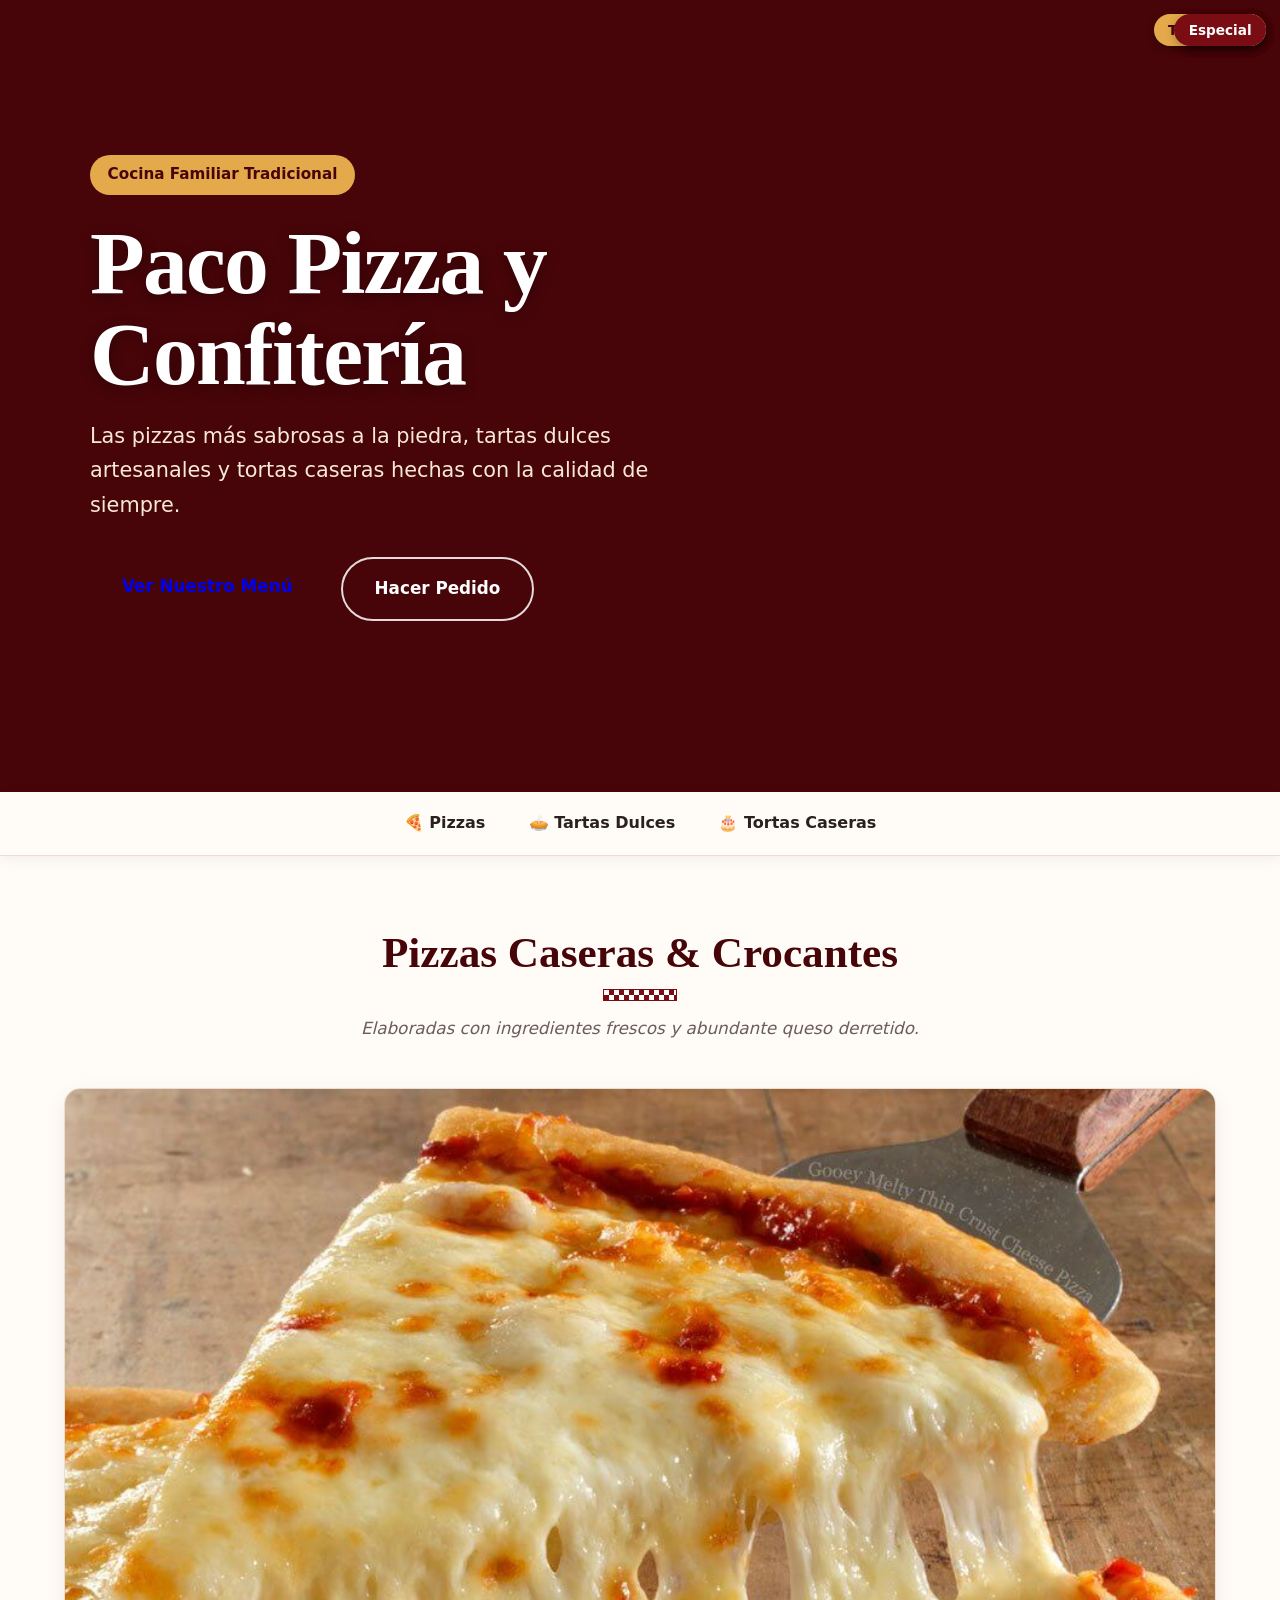
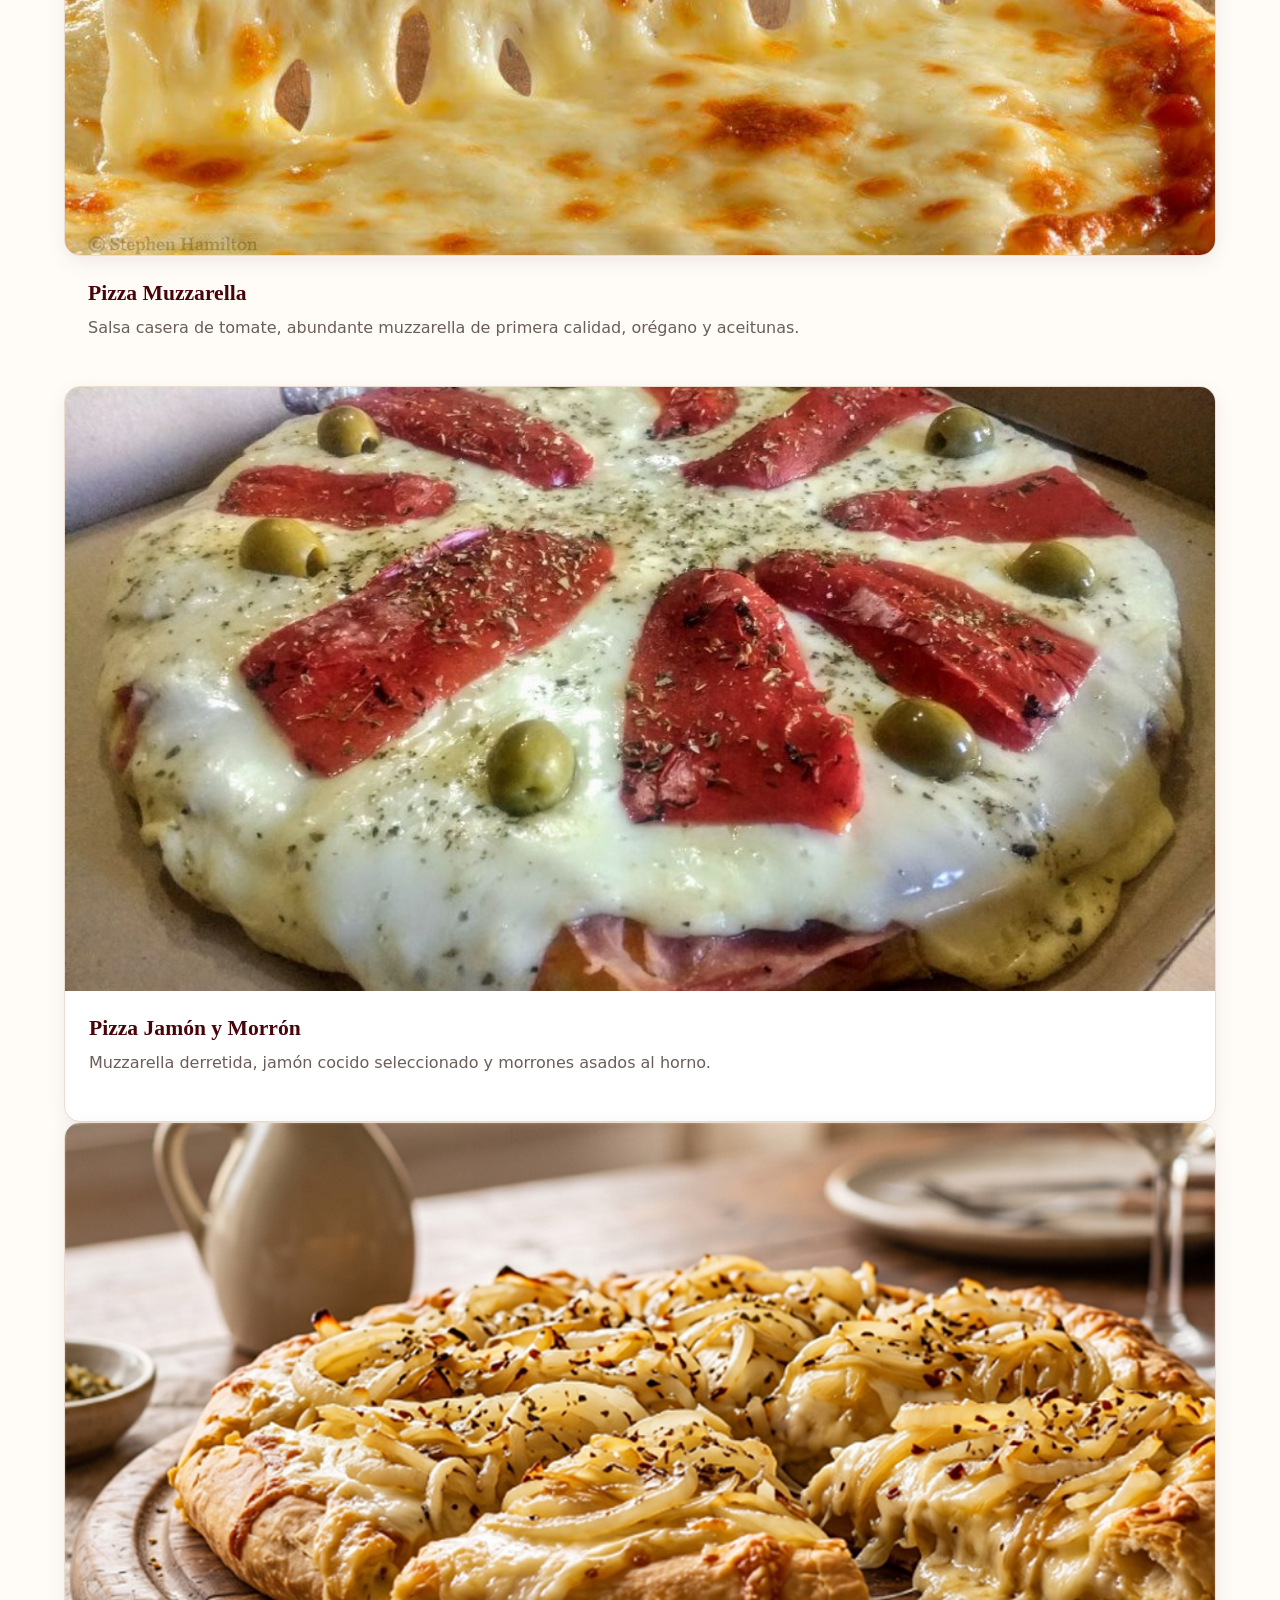
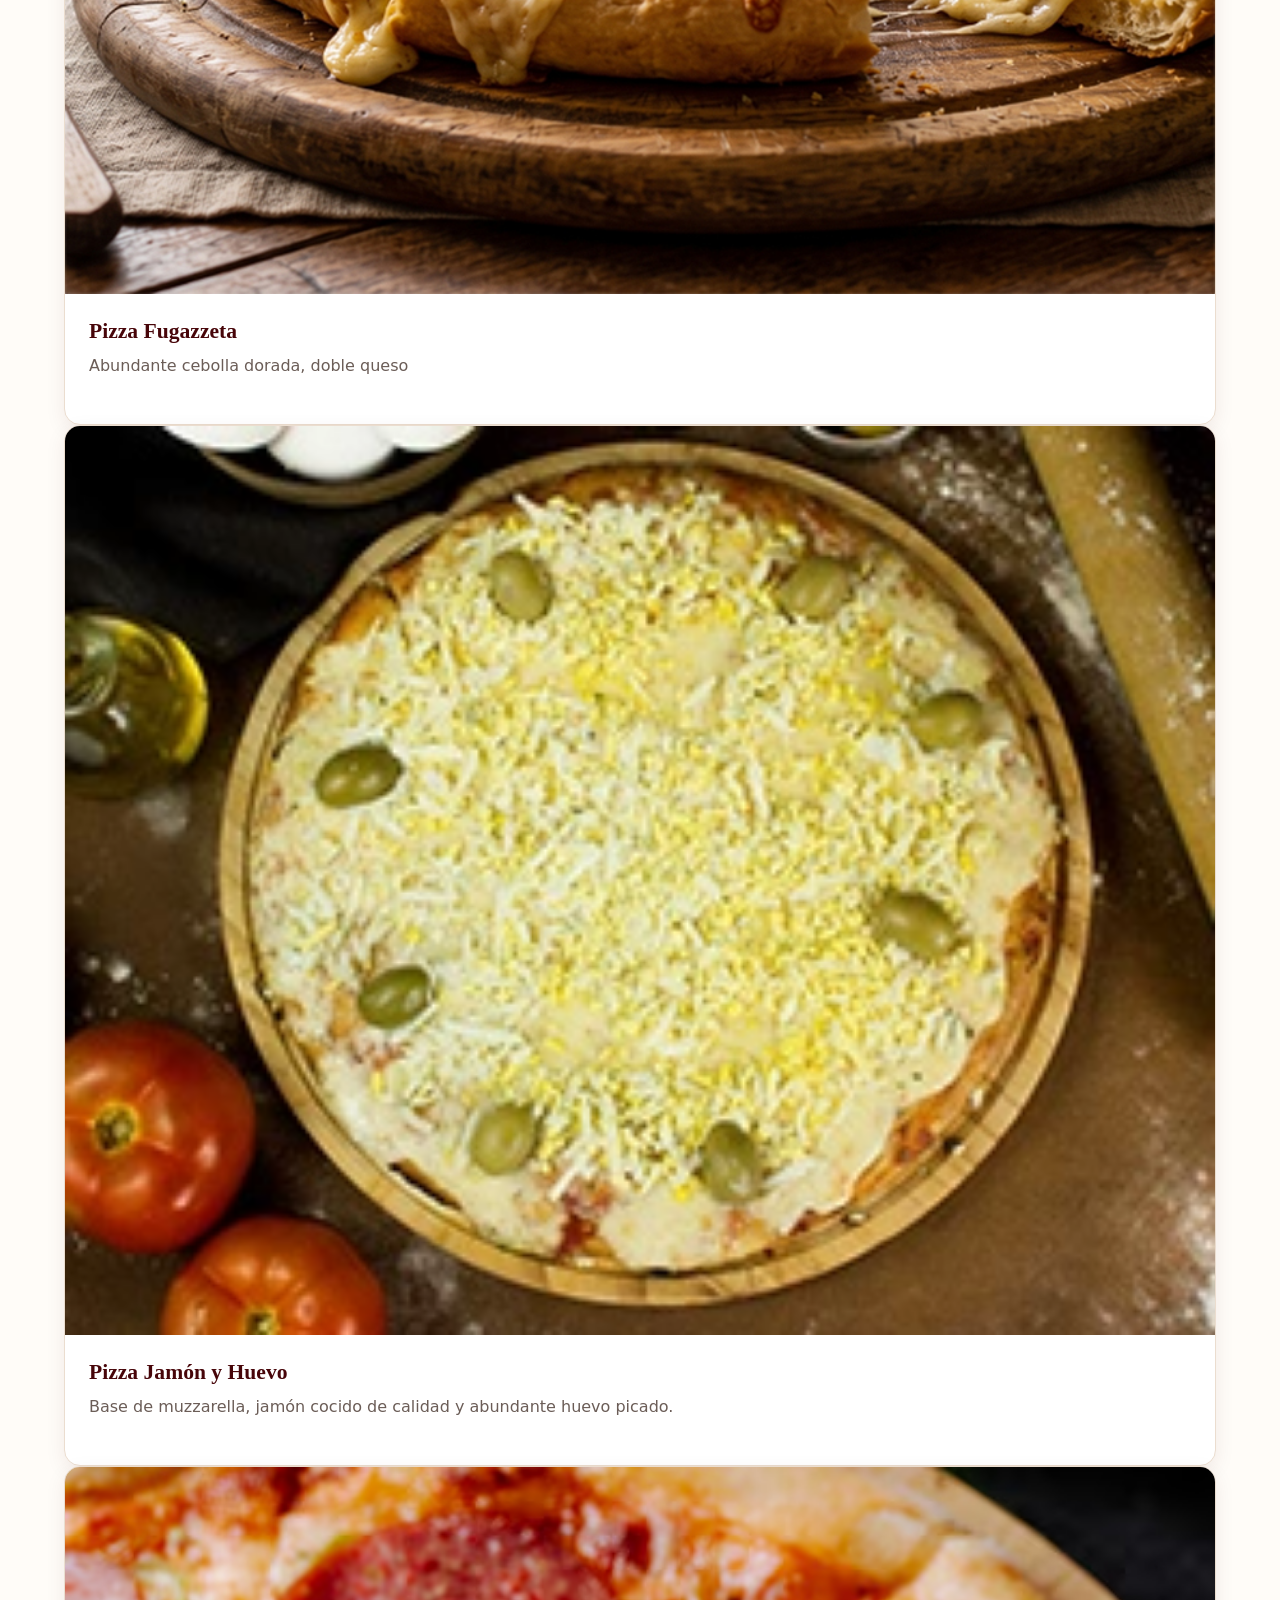
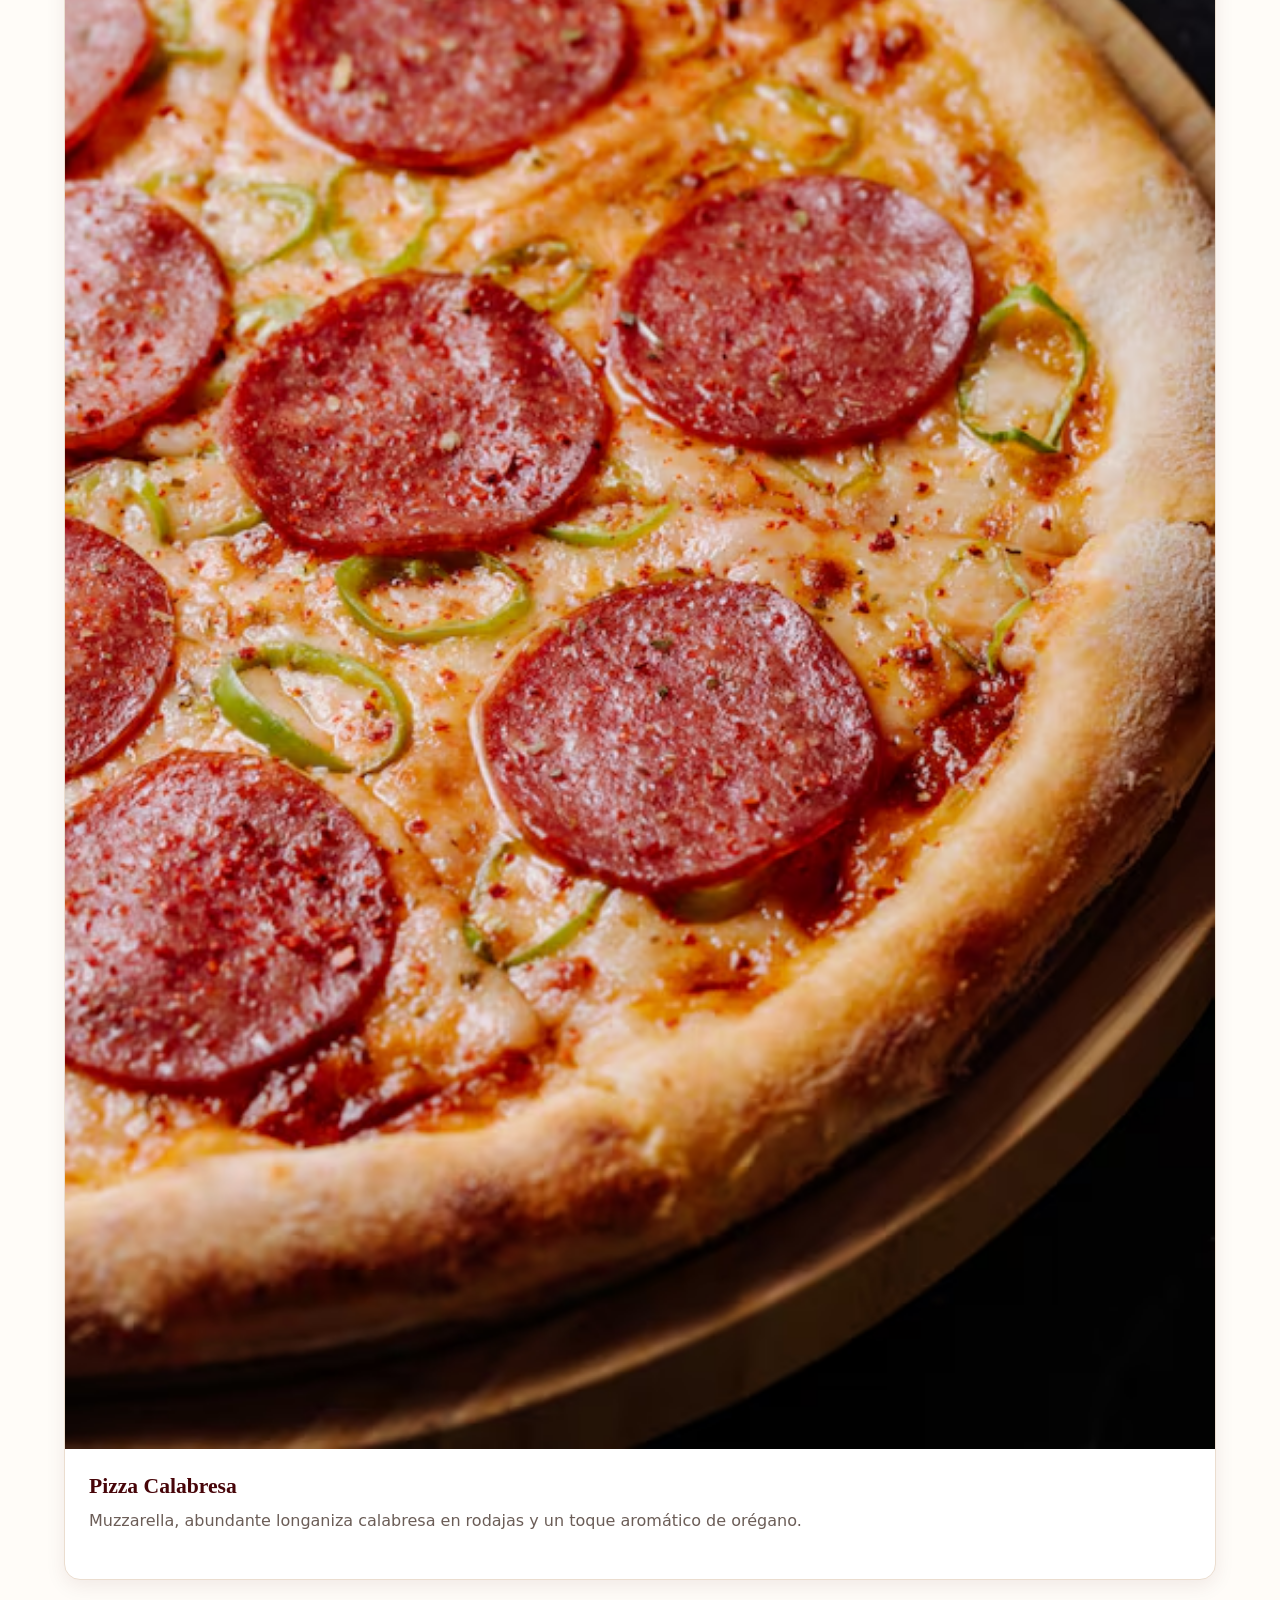
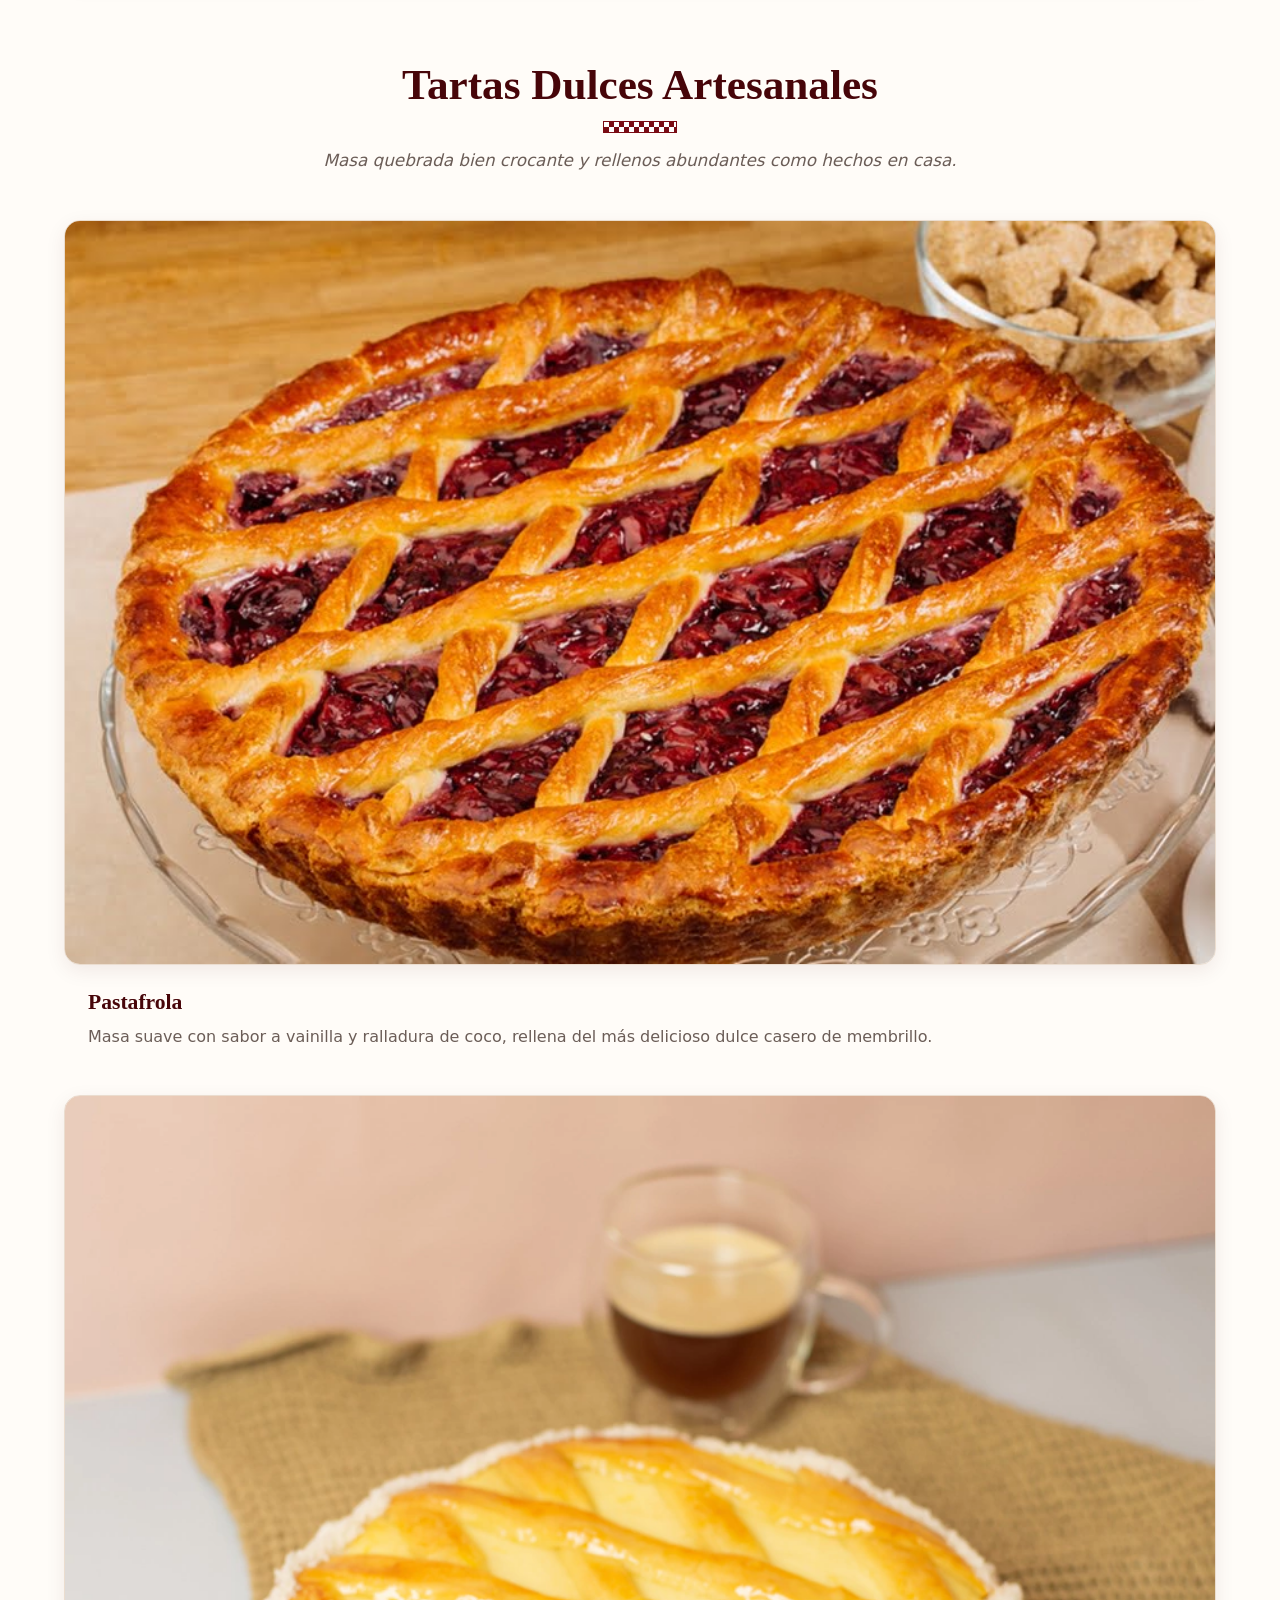
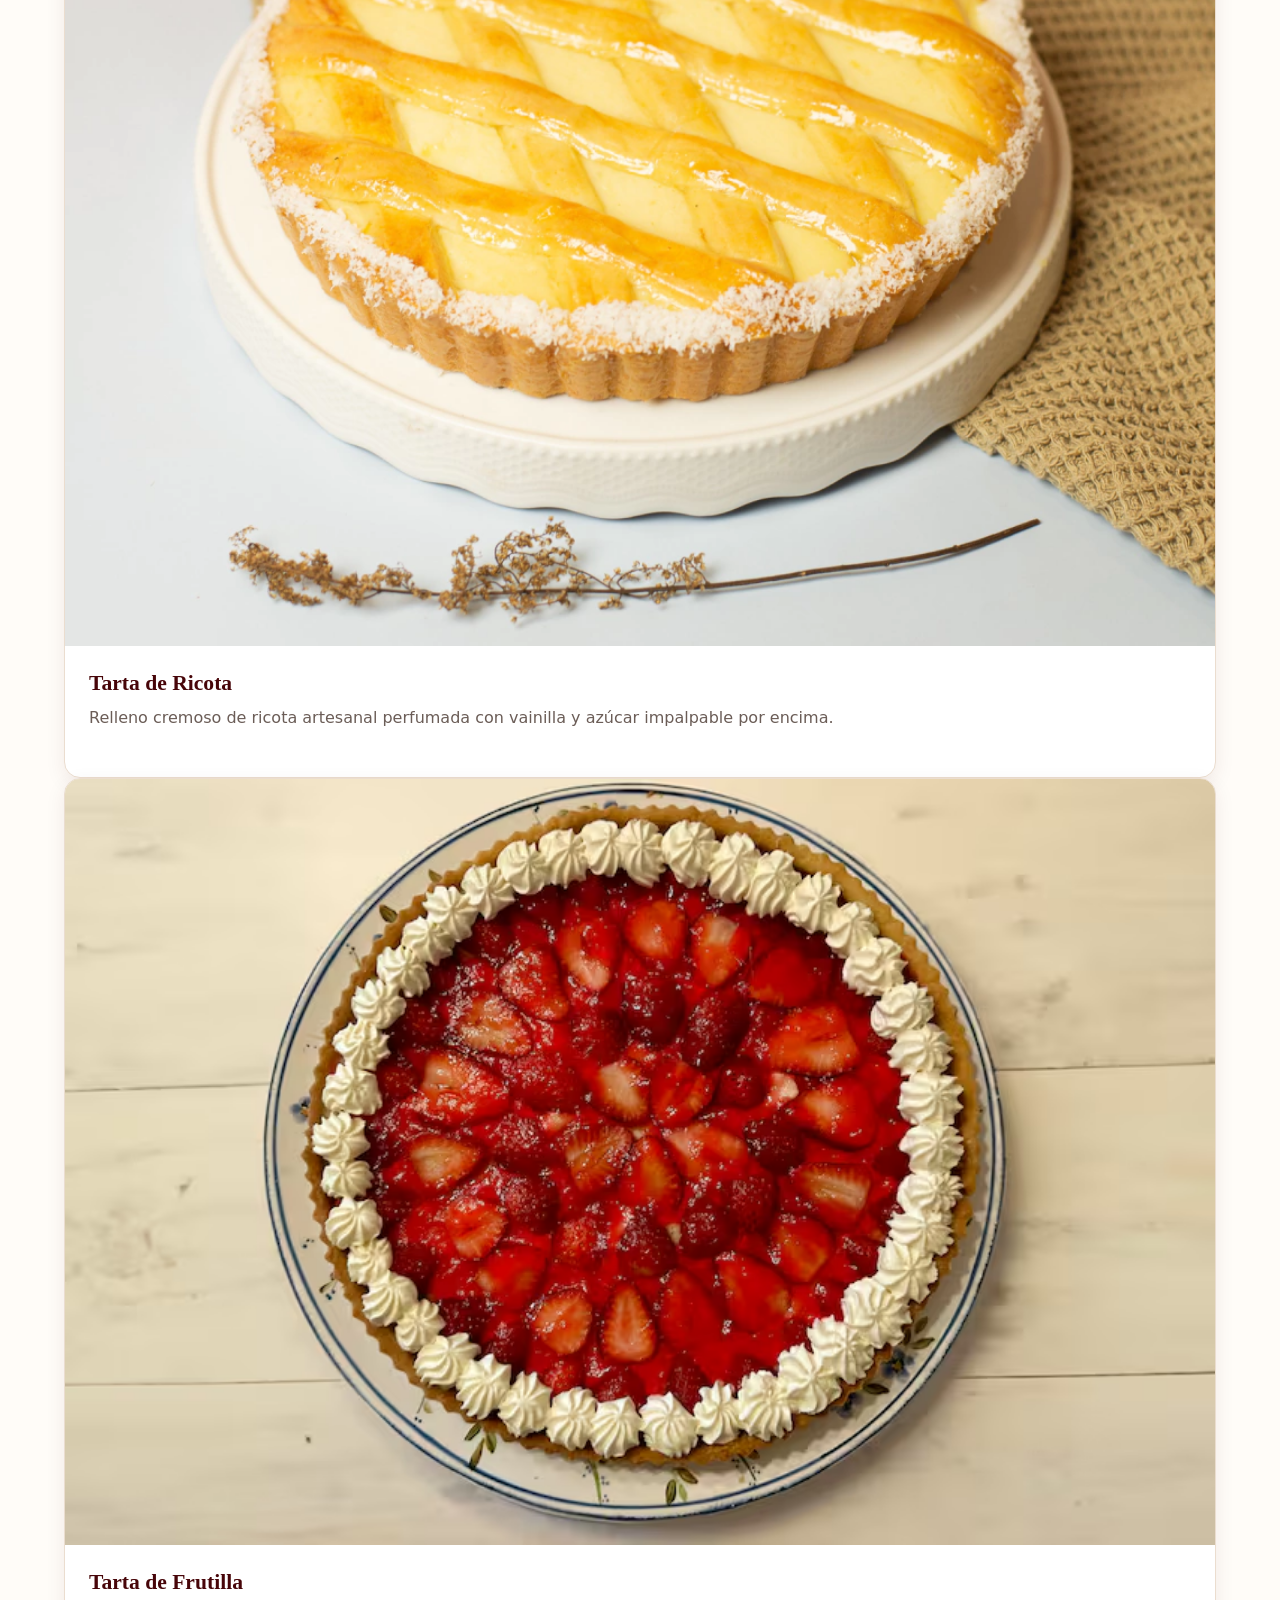
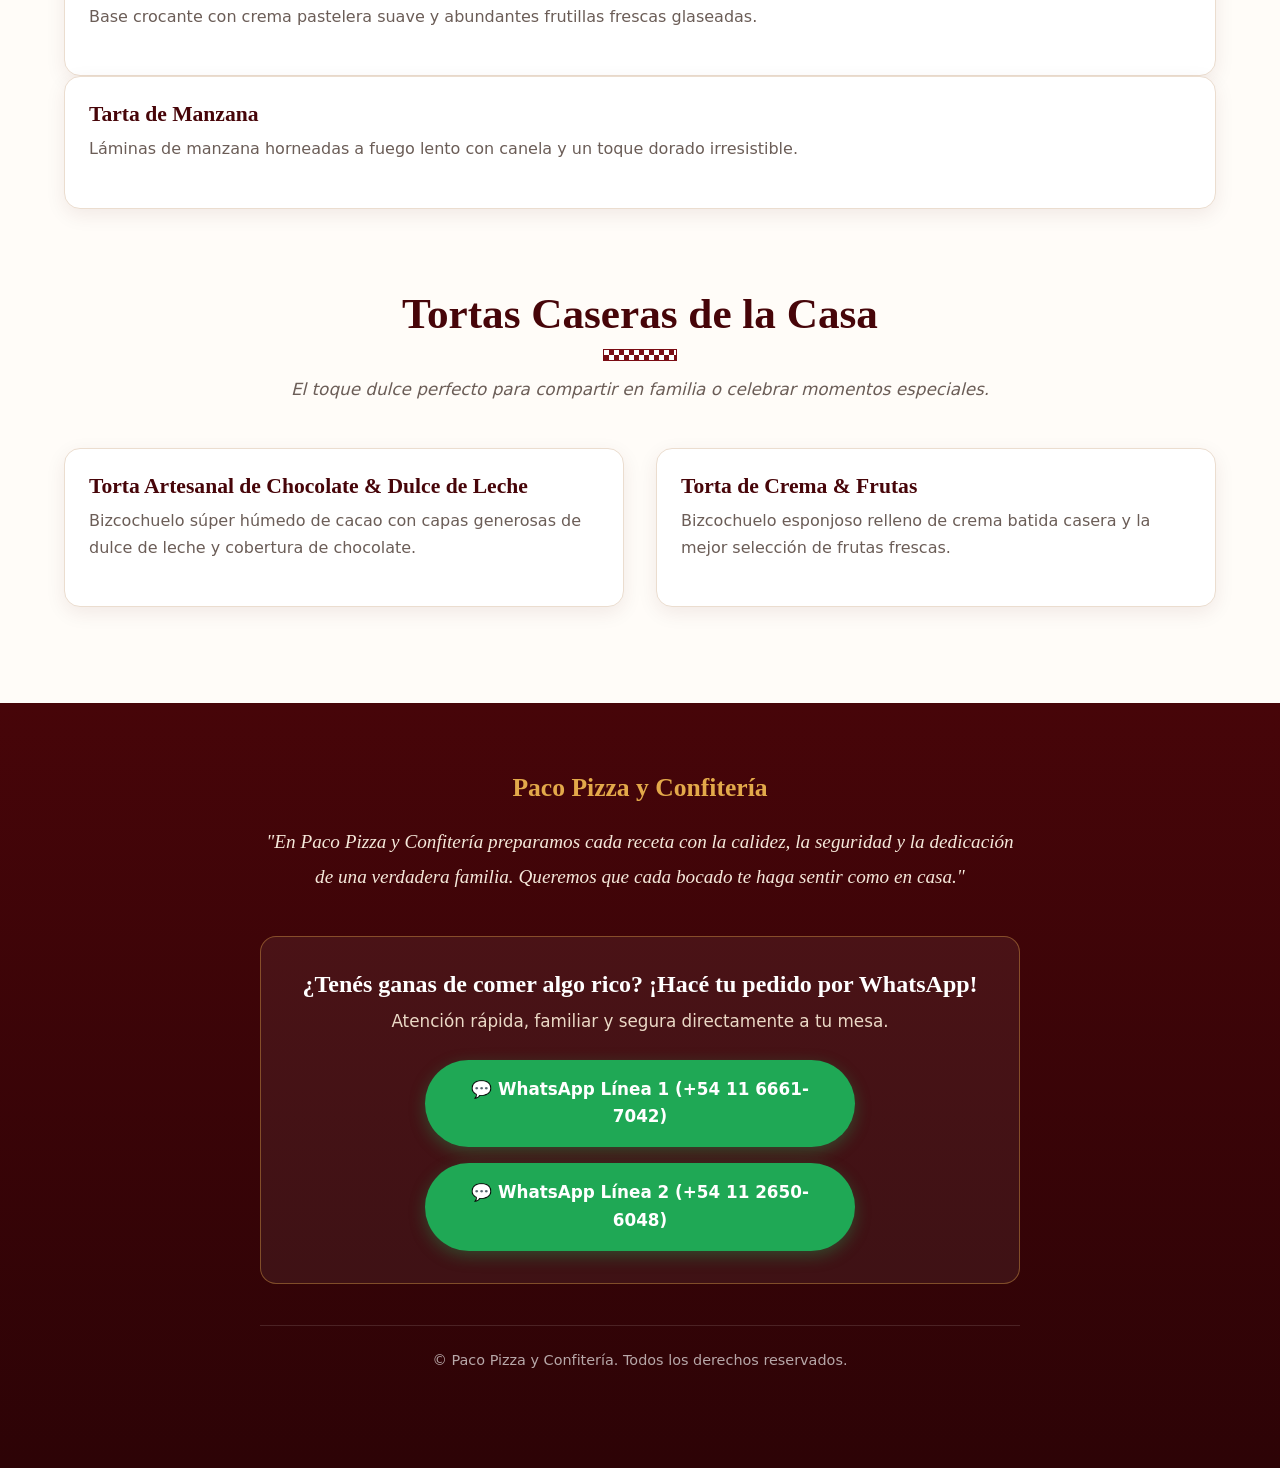
<file: index.html>
<!DOCTYPE html>
<html lang="es">
<head>
  <meta charset="UTF-8">
  <meta name="viewport" content="width=device-width, initial-scale=1.0">
  <meta name="google-site-verification" content="C7lZJDEPeSXODsFyqmy41gP9c1TmquhY4kfd5cljv5I" />
  <title>Paco Pizza y Confitería - Sabores de Familia</title>
  
  <!-- Tipografías de Google Fonts -->
  <link rel="preconnect" href="https://fonts.googleapis.com">
  <link rel="preconnect" href="https://fonts.gstatic.com" crossorigin>
  <link href="https://fonts.googleapis.com/css2?family=Montserrat:wght@400;600;700&family=Playfair+Display:ital,wght@0,600;0,800;1,400&display=swap" rel="stylesheet">
  
  <link rel="stylesheet" href="style.css">
</head>
<body>

  <!-- Encabezado / Hero Section -->
  <header class="hero">
    <div class="overlay"></div>
    <div class="hero-content">
      <span class="badge">Cocina Familiar Tradicional</span>
      <h1>Paco Pizza y Confitería</h1>
      <p class="hero-subtitle">Las pizzas más sabrosas a la piedra, tartas dulces artesanales y tortas caseras hechas con la calidad de siempre.</p>
      <div class="hero-buttons">
        <a href="#menu" class="btn btn-primary">Ver Nuestro Menú</a>
        <a href="#contacto" class="btn btn-secondary">Hacer Pedido</a>
      </div>
    </div>
  </header>

  <!-- Navegación Rápida -->
  <nav class="category-nav">
    <ul>
      <li><a href="#pizzas">🍕 Pizzas</a></li>
      <li><a href="#tartas">🥧 Tartas Dulces</a></li>
      <li><a href="#tortas">🎂 Tortas Caseras</a></li>
    </ul>
  </nav>

  <!-- Menú Principal -->
  <main id="menu" class="container">

    <!-- Sección Pizzas -->
    <section id="pizzas" class="menu-section">
      <div class="section-title">
        <h2>Pizzas Caseras & Crocantes</h2>
        <p>Elaboradas con ingredientes frescos y abundante queso derretido.</p>
      </div>

      <div class="grid">
        <article class="card">
          <image src="pizza muzzarella.jpeg">
            <span class="tag">Clásica</span>
          </div>
          <div class="card-body">
            <h3>Pizza Muzzarella</h3>
            <p>Salsa casera de tomate, abundante muzzarella de primera calidad, orégano y aceitunas.</p>
          </div>
        </article>

        <article class="card">
          <image src="Jamon y Morron.jpeg">
            <span class="tag gold">Favorita</span>
          </div>
          <div class="card-body">
            <h3>Pizza Jamón y Morrón</h3>
            <p>Muzzarella derretida, jamón cocido seleccionado y morrones asados al horno.</p>
          </div>
        </article>

        <article class="card">
          <image src="Fugazzeta.jpeg"></div>
          <div class="card-body">
            <h3>Pizza Fugazzeta</h3>
            <p>Abundante cebolla dorada, doble queso</p>
          </div>
        </article>

        <article class="card">
          <image src="pizza jamon y huevo.jpeg"></div>
          <div class="card-body">
            <h3>Pizza Jamón y Huevo</h3>
            <p>Base de muzzarella, jamón cocido de calidad y abundante huevo picado.</p>
          </div>
        </article>

        <article class="card">
          <image src="pizza calabreza.jpeg"></div>
          <div class="card-body">
            <h3>Pizza Calabresa</h3>
            <p>Muzzarella, abundante longaniza calabresa en rodajas y un toque aromático de orégano.</p>
          </div>
        </article>
      </div>
    </section>

    <!-- Sección Tartas Dulces -->
    <section id="tartas" class="menu-section">
      <div class="section-title">
        <h2>Tartas Dulces Artesanales</h2>
        <p>Masa quebrada bien crocante y rellenos abundantes como hechos en casa.</p>
      </div>

      <div class="grid">
        <article class="card">
          <image src="pastafrola.jpeg">
            <span class="tag gold">Tradicional</span>
          </div>
          <div class="card-body">
            <h3>Pastafrola</h3>
            <p>Masa suave con sabor a vainilla y ralladura de coco, rellena del más delicioso dulce casero de membrillo.</p>
          </div>
        </article>

        <article class="card">
          <image src="tarta de ricota.jpeg"></div>
          <div class="card-body">
            <h3>Tarta de Ricota</h3>
            <p>Relleno cremoso de ricota artesanal perfumada con vainilla y azúcar impalpable por encima.</p>
          </div>
        </article>

        <article class="card">
          <image src="tarta de frutilla.jpeg"></div>
          <div class="card-body">
            <h3>Tarta de Frutilla</h3>
            <p>Base crocante con crema pastelera suave y abundantes frutillas frescas glaseadas.</p>
          </div>
        </article>

        <article class="card">
          <div class="card-img-placeholder tarta-manzana-bg"></div>
          <div class="card-body">
            <h3>Tarta de Manzana</h3>
            <p>Láminas de manzana horneadas a fuego lento con canela y un toque dorado irresistible.</p>
          </div>
        </article>
      </div>
    </section>

    <!-- Sección Tortas -->
    <section id="tortas" class="menu-section">
      <div class="section-title">
        <h2>Tortas Caseras de la Casa</h2>
        <p>El toque dulce perfecto para compartir en familia o celebrar momentos especiales.</p>
      </div>

      <div class="grid">
        <article class="card">
          <div class="card-img-placeholder torta-choc-bg">
            <span class="tag">Especial</span>
          </div>
          <div class="card-body">
            <h3>Torta Artesanal de Chocolate & Dulce de Leche</h3>
            <p>Bizcochuelo súper húmedo de cacao con capas generosas de dulce de leche y cobertura de chocolate.</p>
          </div>
        </article>

        <article class="card">
          <div class="card-img-placeholder torta-crema-bg"></div>
          <div class="card-body">
            <h3>Torta de Crema & Frutas</h3>
            <p>Bizcochuelo esponjoso relleno de crema batida casera y la mejor selección de frutas frescas.</p>
          </div>
        </article>
      </div>
    </section>

  </main>

  <!-- Pie de Página / Footer -->
  <footer id="contacto">
    <div class="footer-container">
      <div class="footer-badge">Paco Pizza y Confitería</div>
      
      <p class="footer-quote">
        "En Paco Pizza y Confitería preparamos cada receta con la calidez, la seguridad y la dedicación de una verdadera familia. Queremos que cada bocado te haga sentir como en casa."
      </p>

      <div class="whatsapp-box">
        <h3>¿Tenés ganas de comer algo rico? ¡Hacé tu pedido por WhatsApp!</h3>
        <p>Atención rápida, familiar y segura directamente a tu mesa.</p>
        <div class="whatsapp-buttons">
          <a href="https://wa.me/541166617042?text=Hola!%20Quisiera%20hacer%20un%20pedido%20en%20Paco%20Pizza%20y%20Confiter%C3%ADa." target="_blank" rel="noopener noreferrer" class="btn-wa">
            💬 WhatsApp Línea 1 (+54 11 6661-7042)
          </a>
          <a href="https://wa.me/541126506048?text=Hola!%20Quisiera%20hacer%20un%20pedido%20en%20Paco%20Pizza%20y%20Confiter%C3%ADa." target="_blank" rel="noopener noreferrer" class="btn-wa">
            💬 WhatsApp Línea 2 (+54 11 2650-6048)
          </a>
        </div>
      </div>

      <div class="footer-credits">
        <p>&copy; Paco Pizza y Confitería. Todos los derechos reservados.</p>
      </div>
    </div>
  </footer>

</body>
</html>
</file>
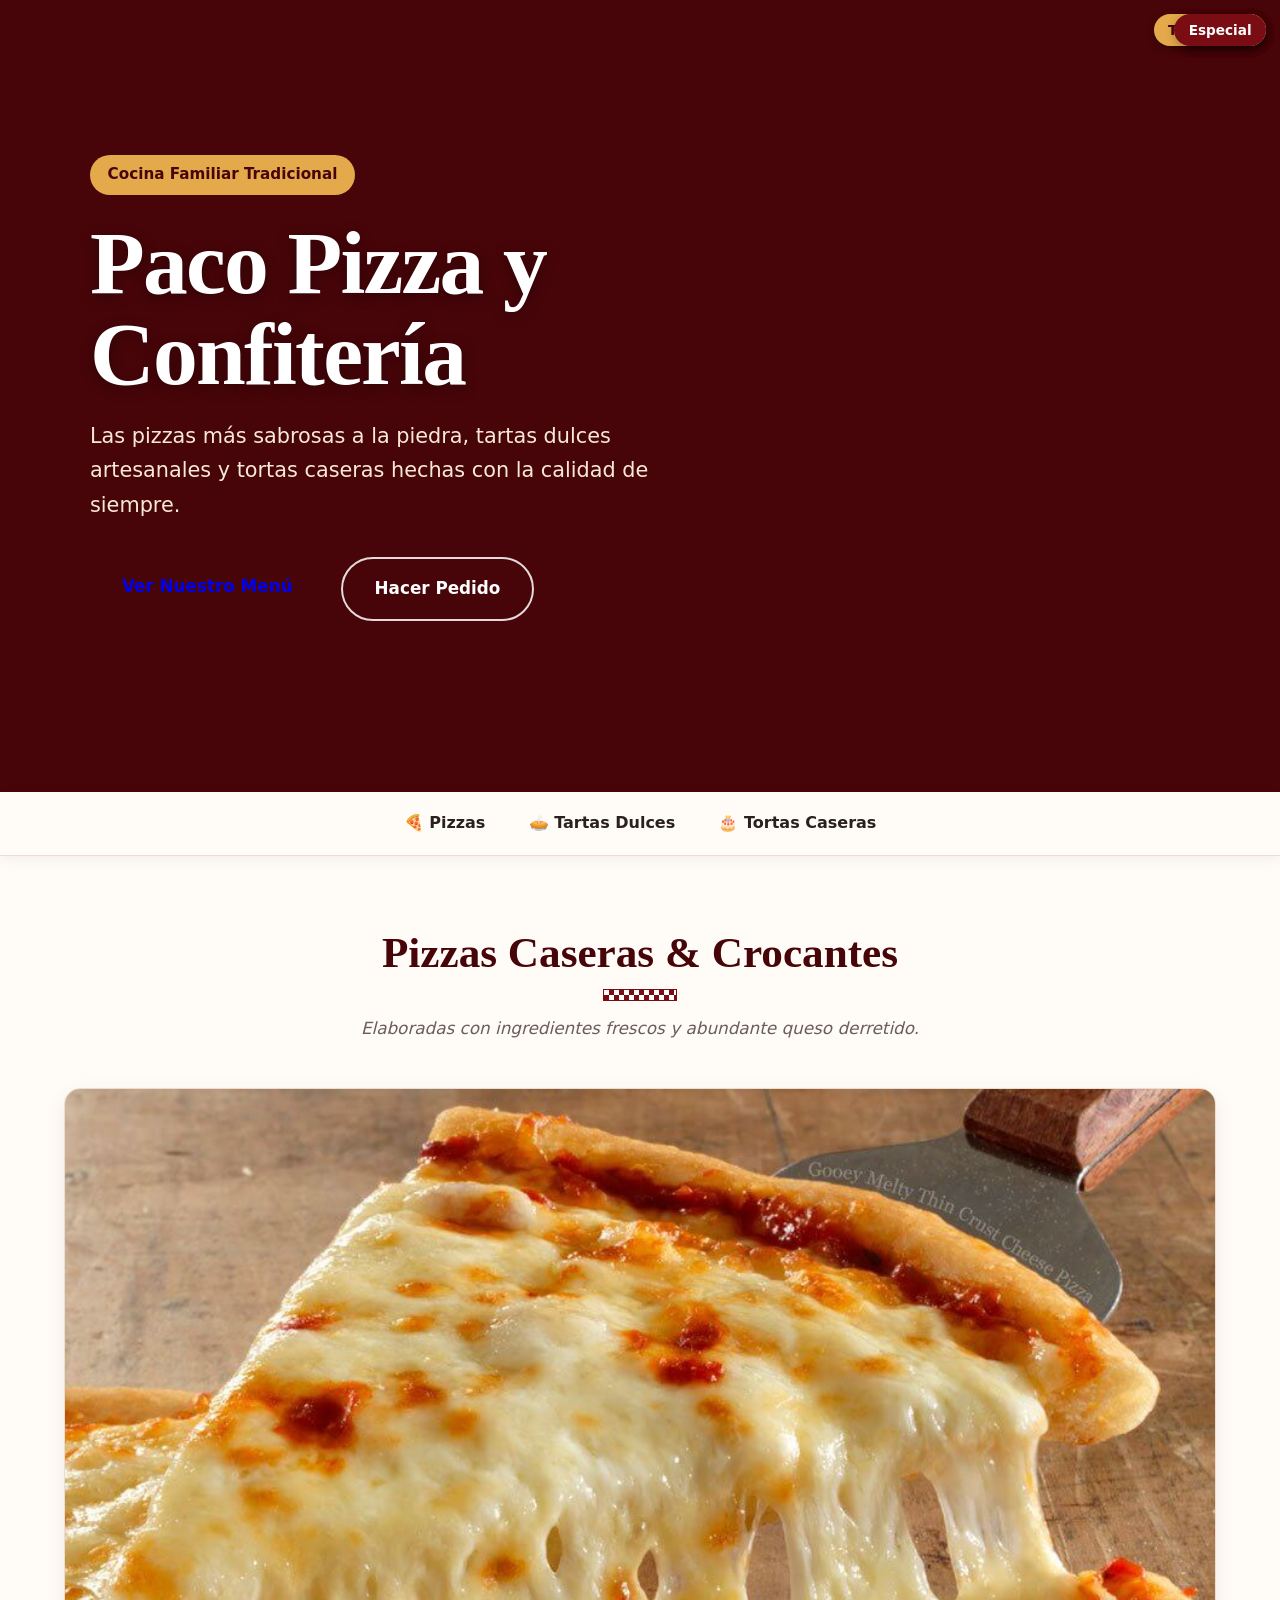
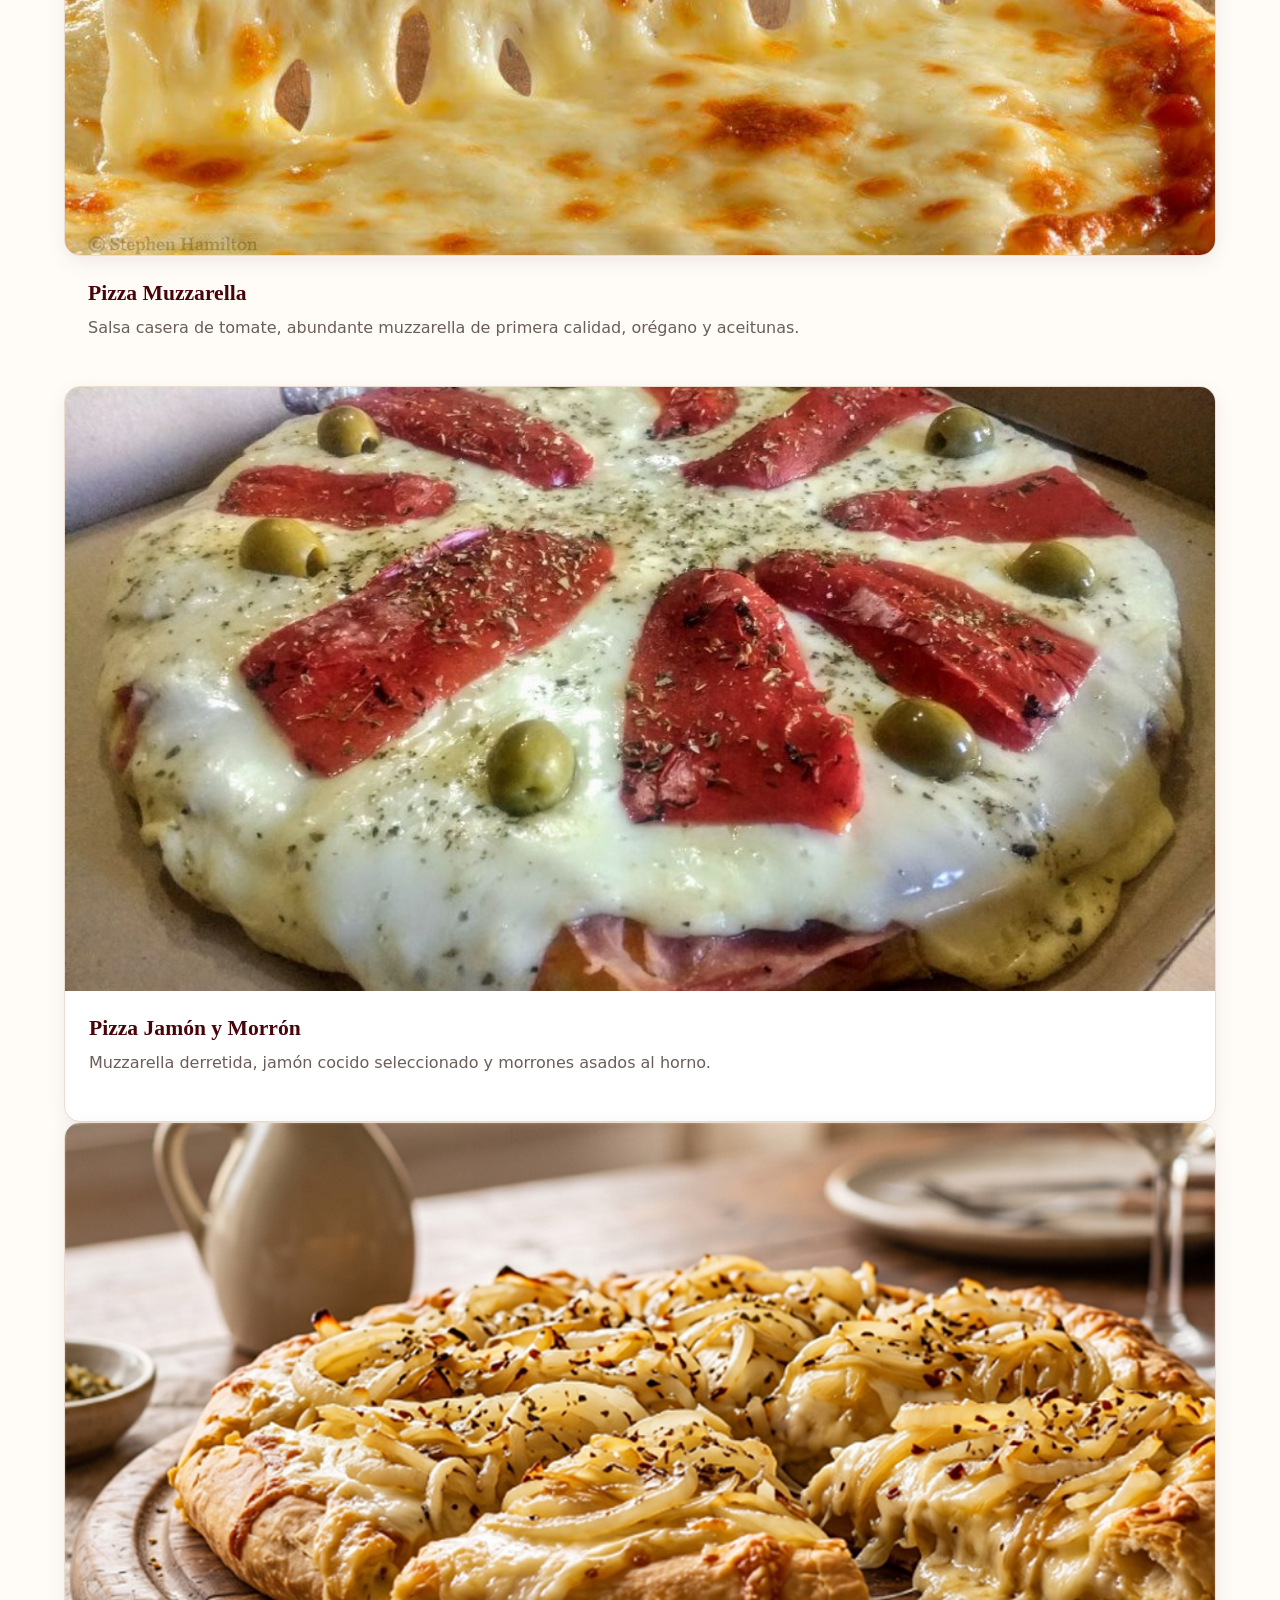
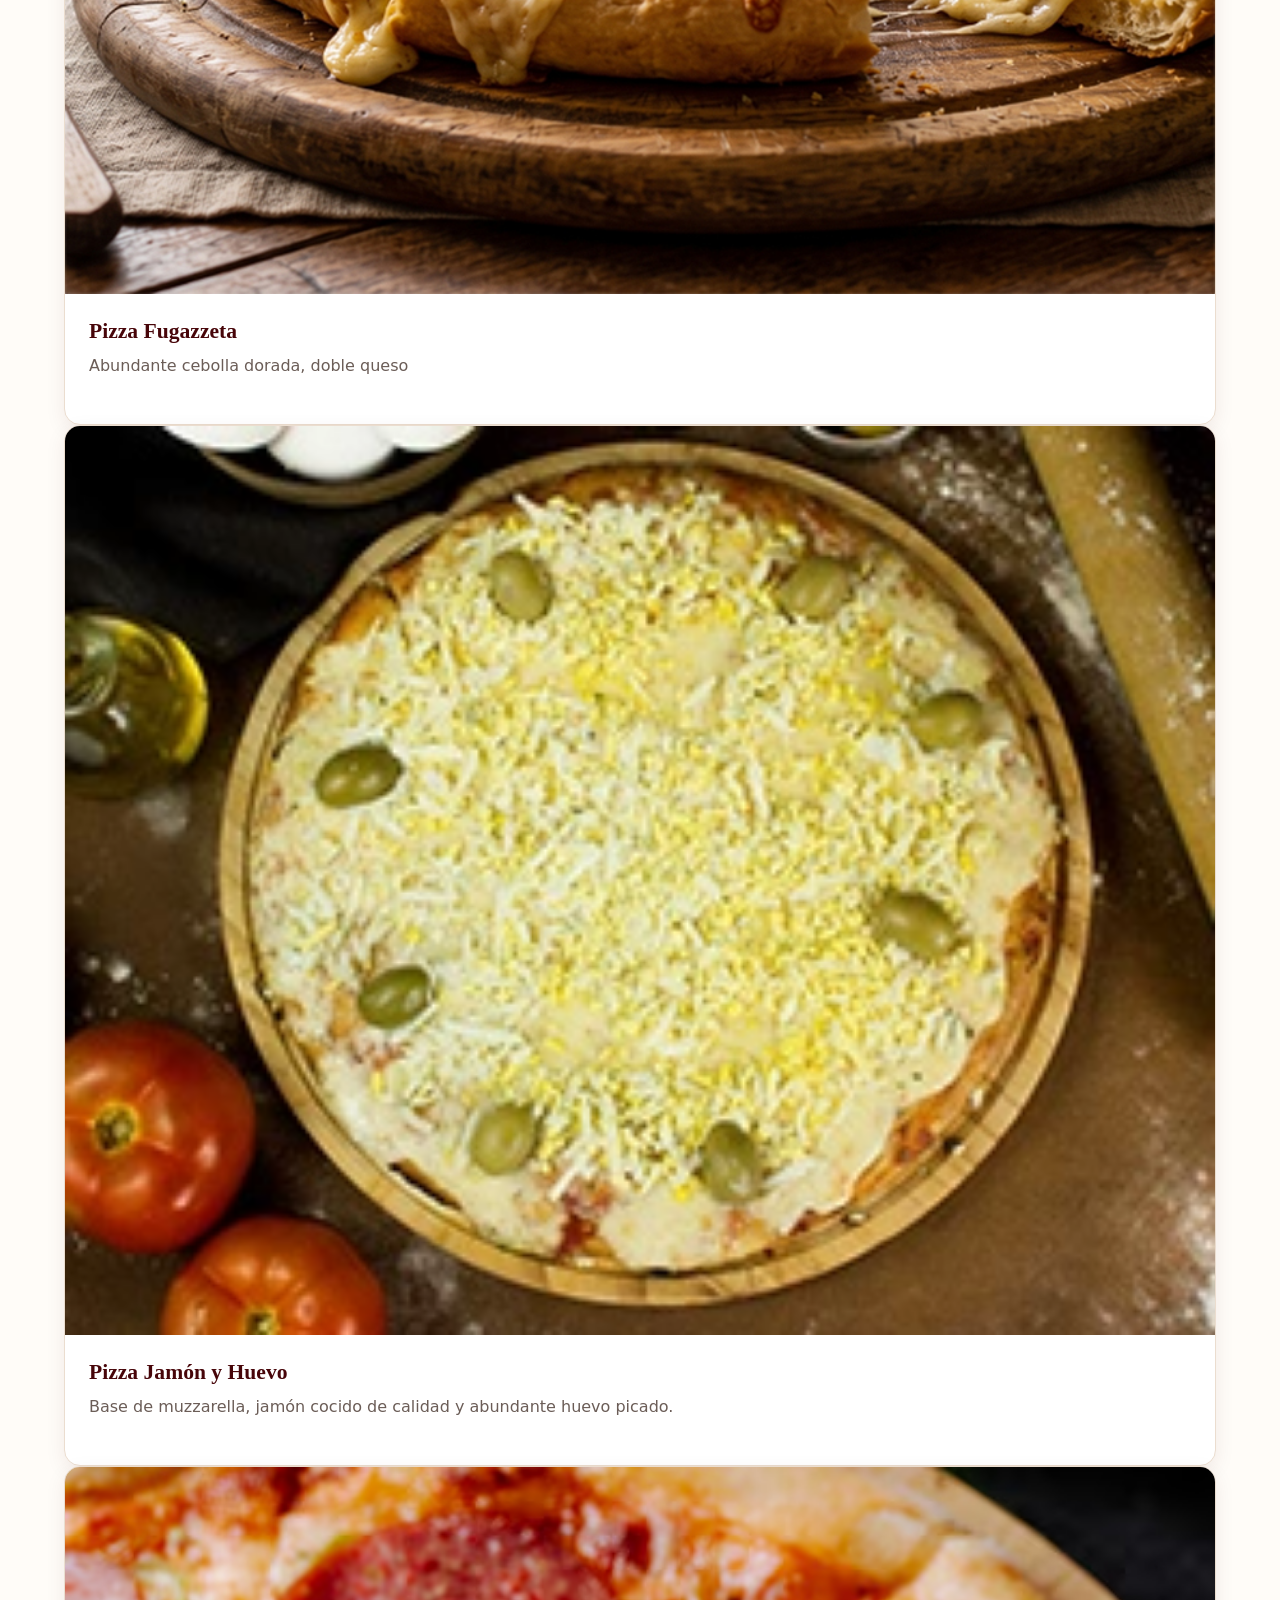
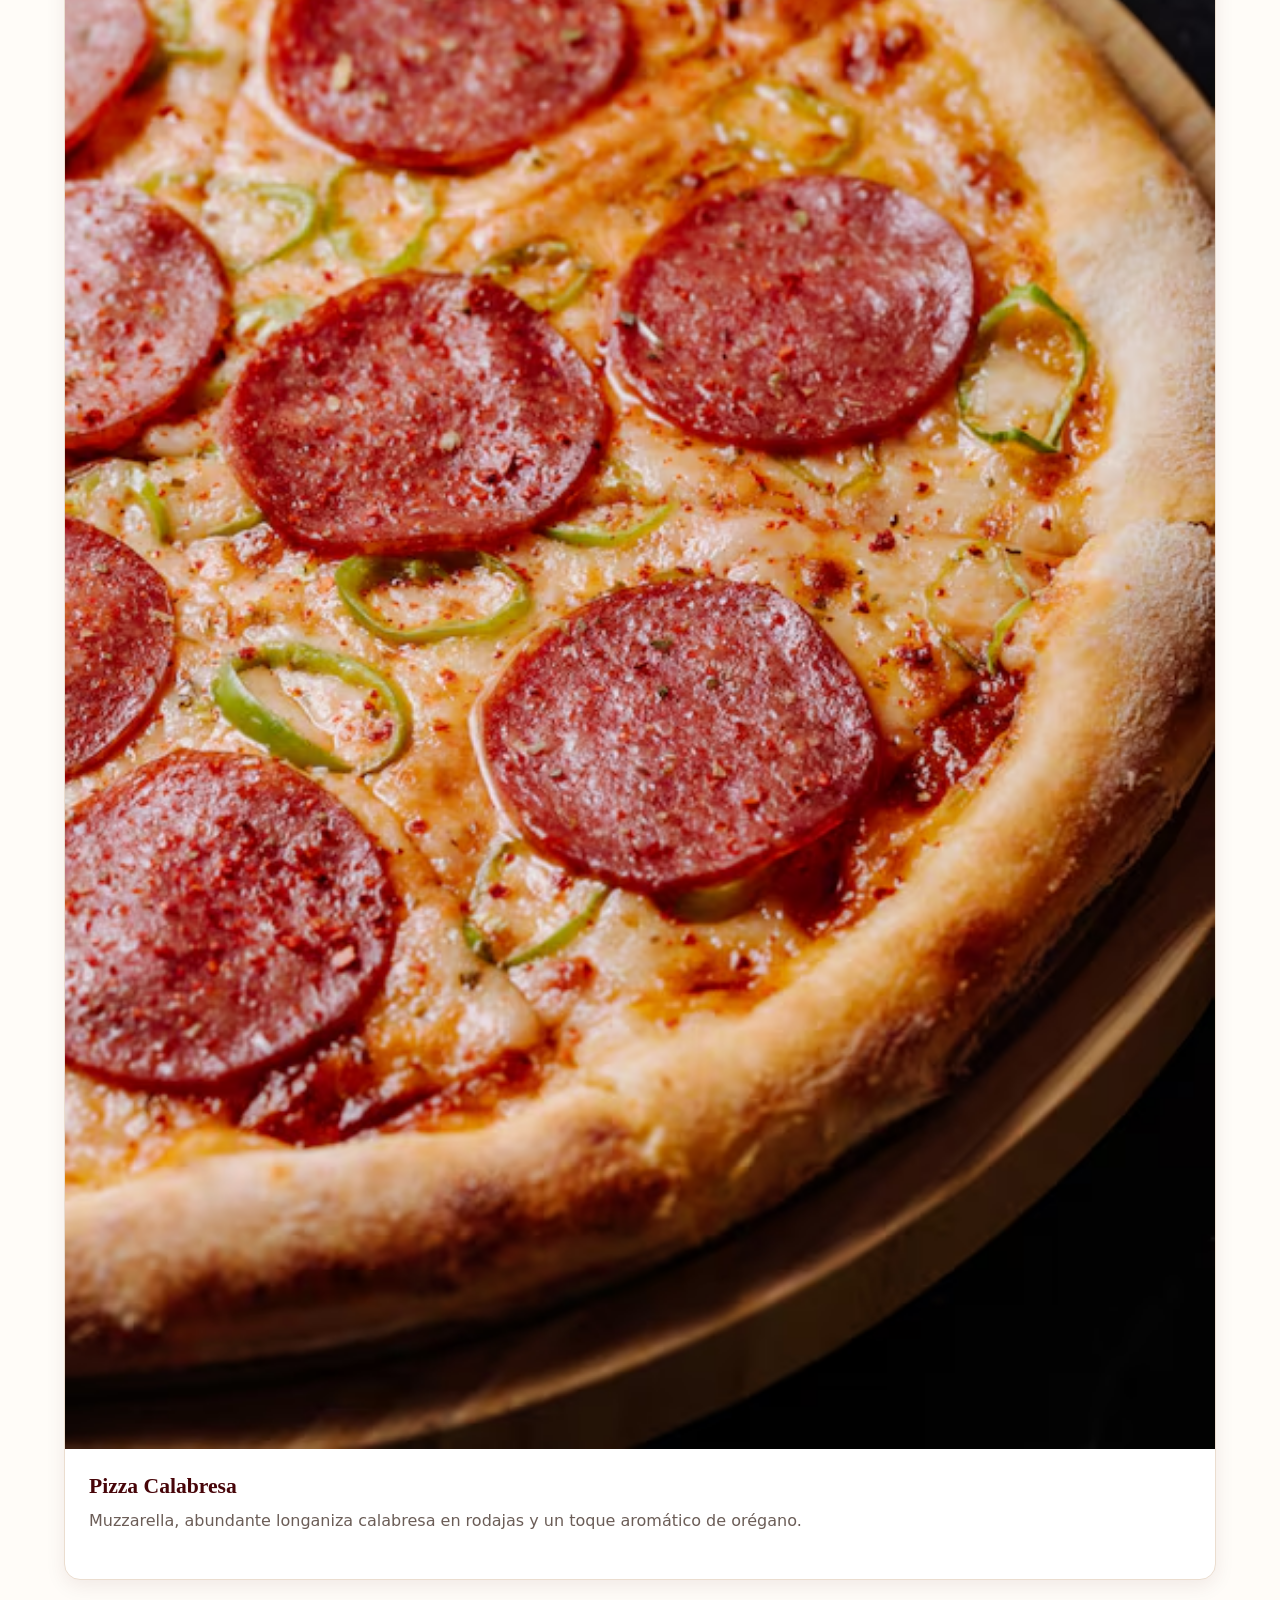
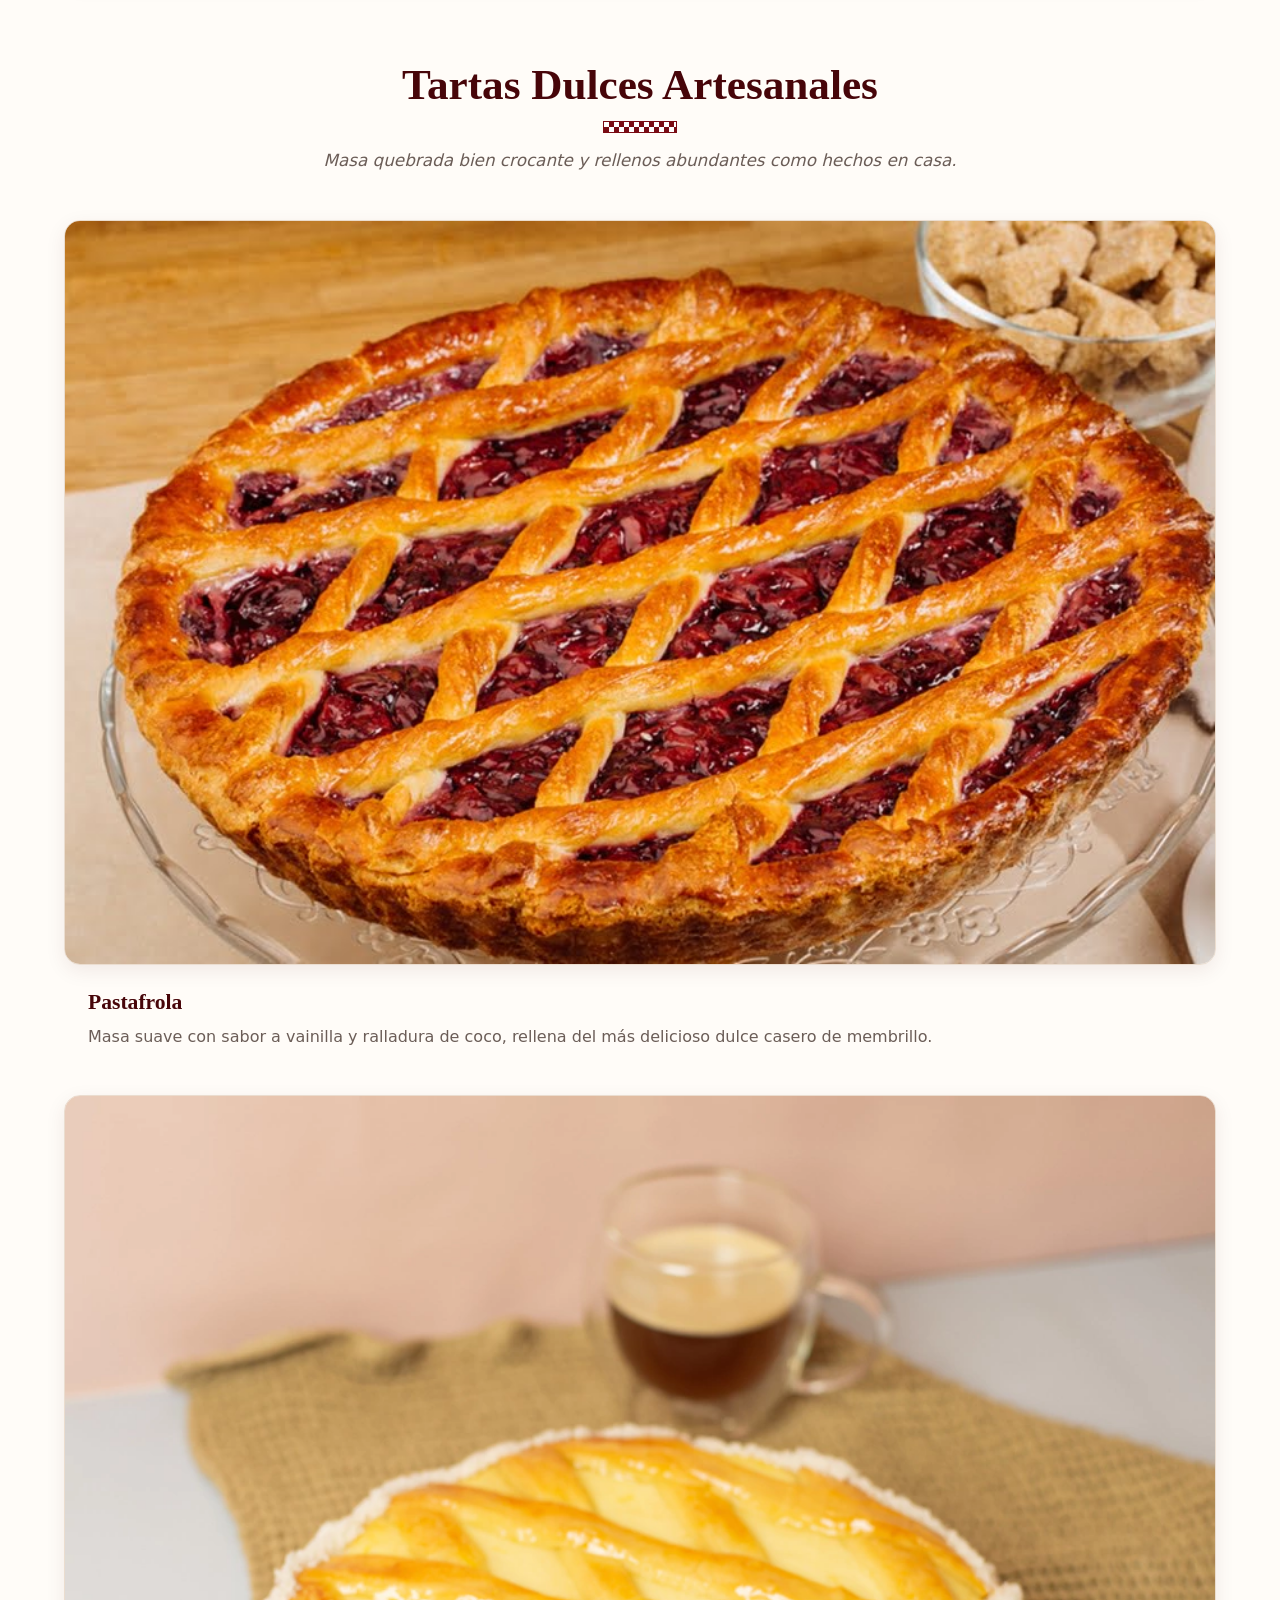
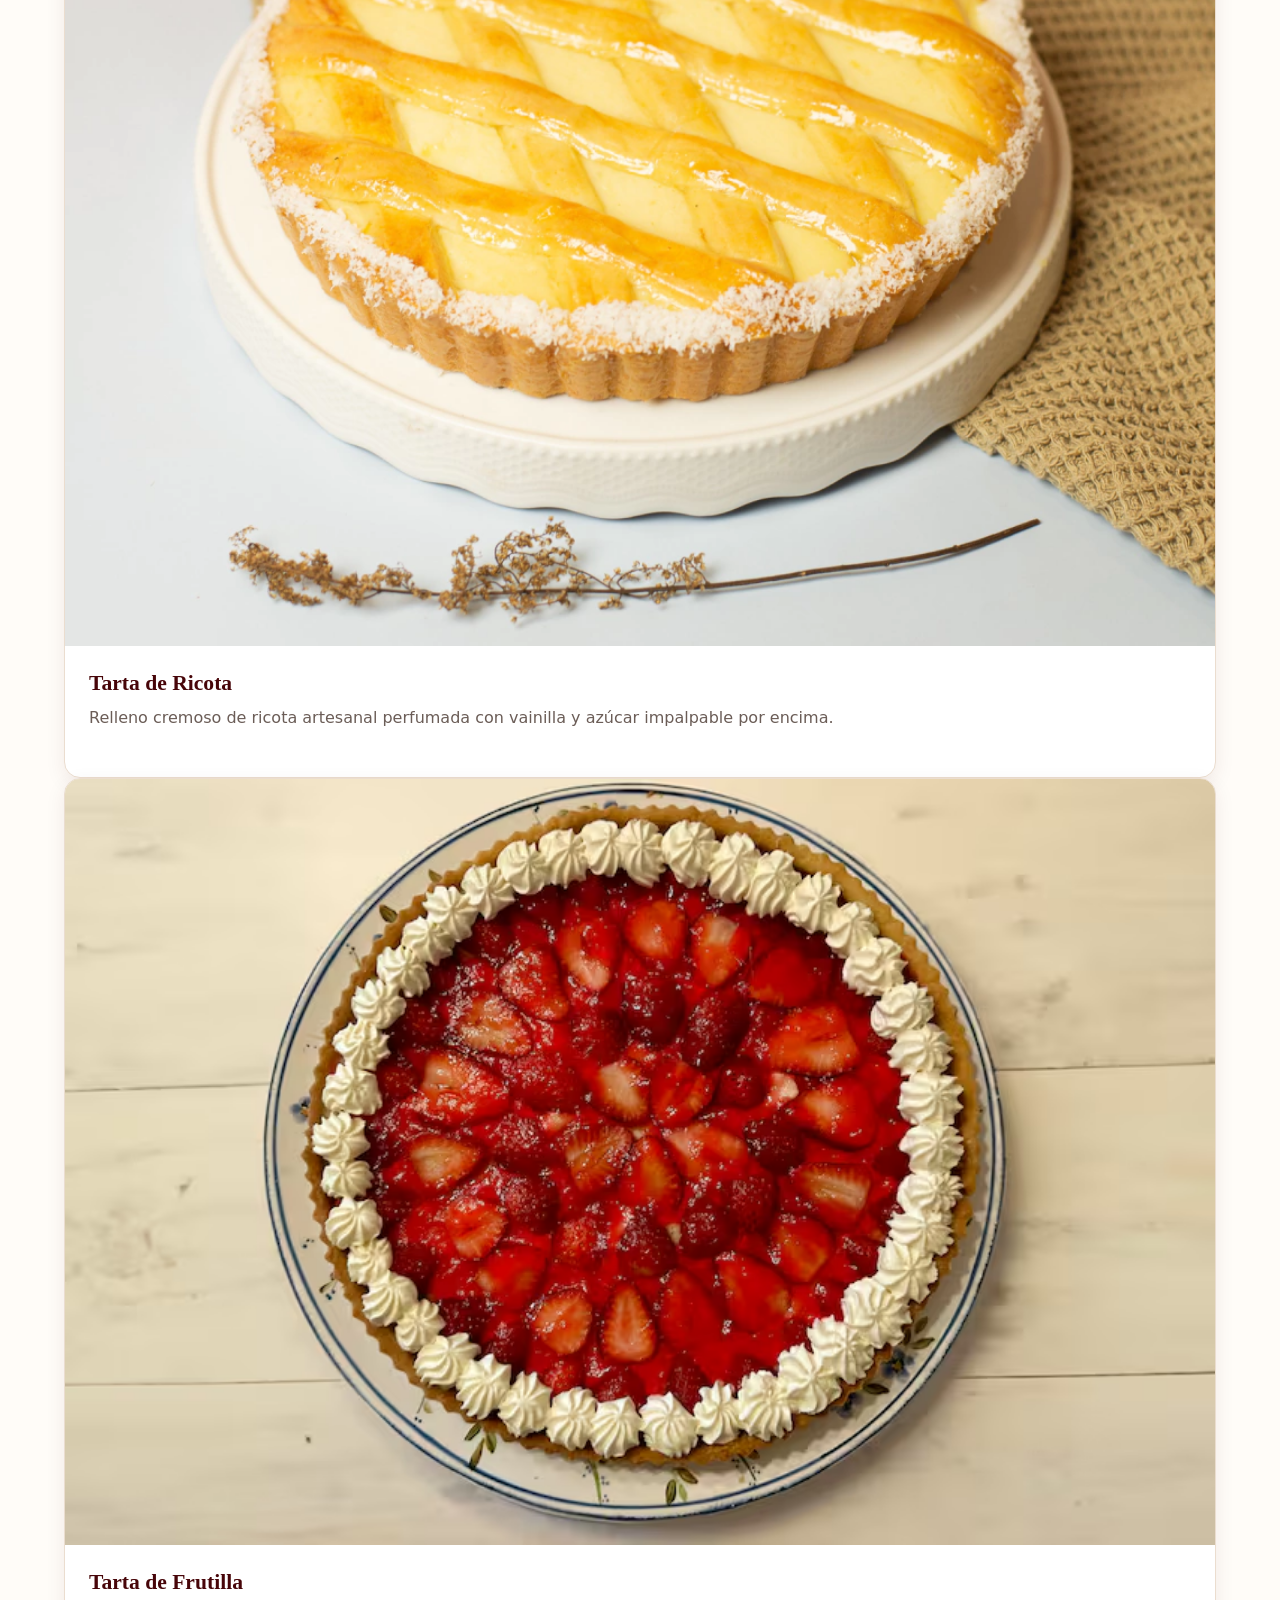
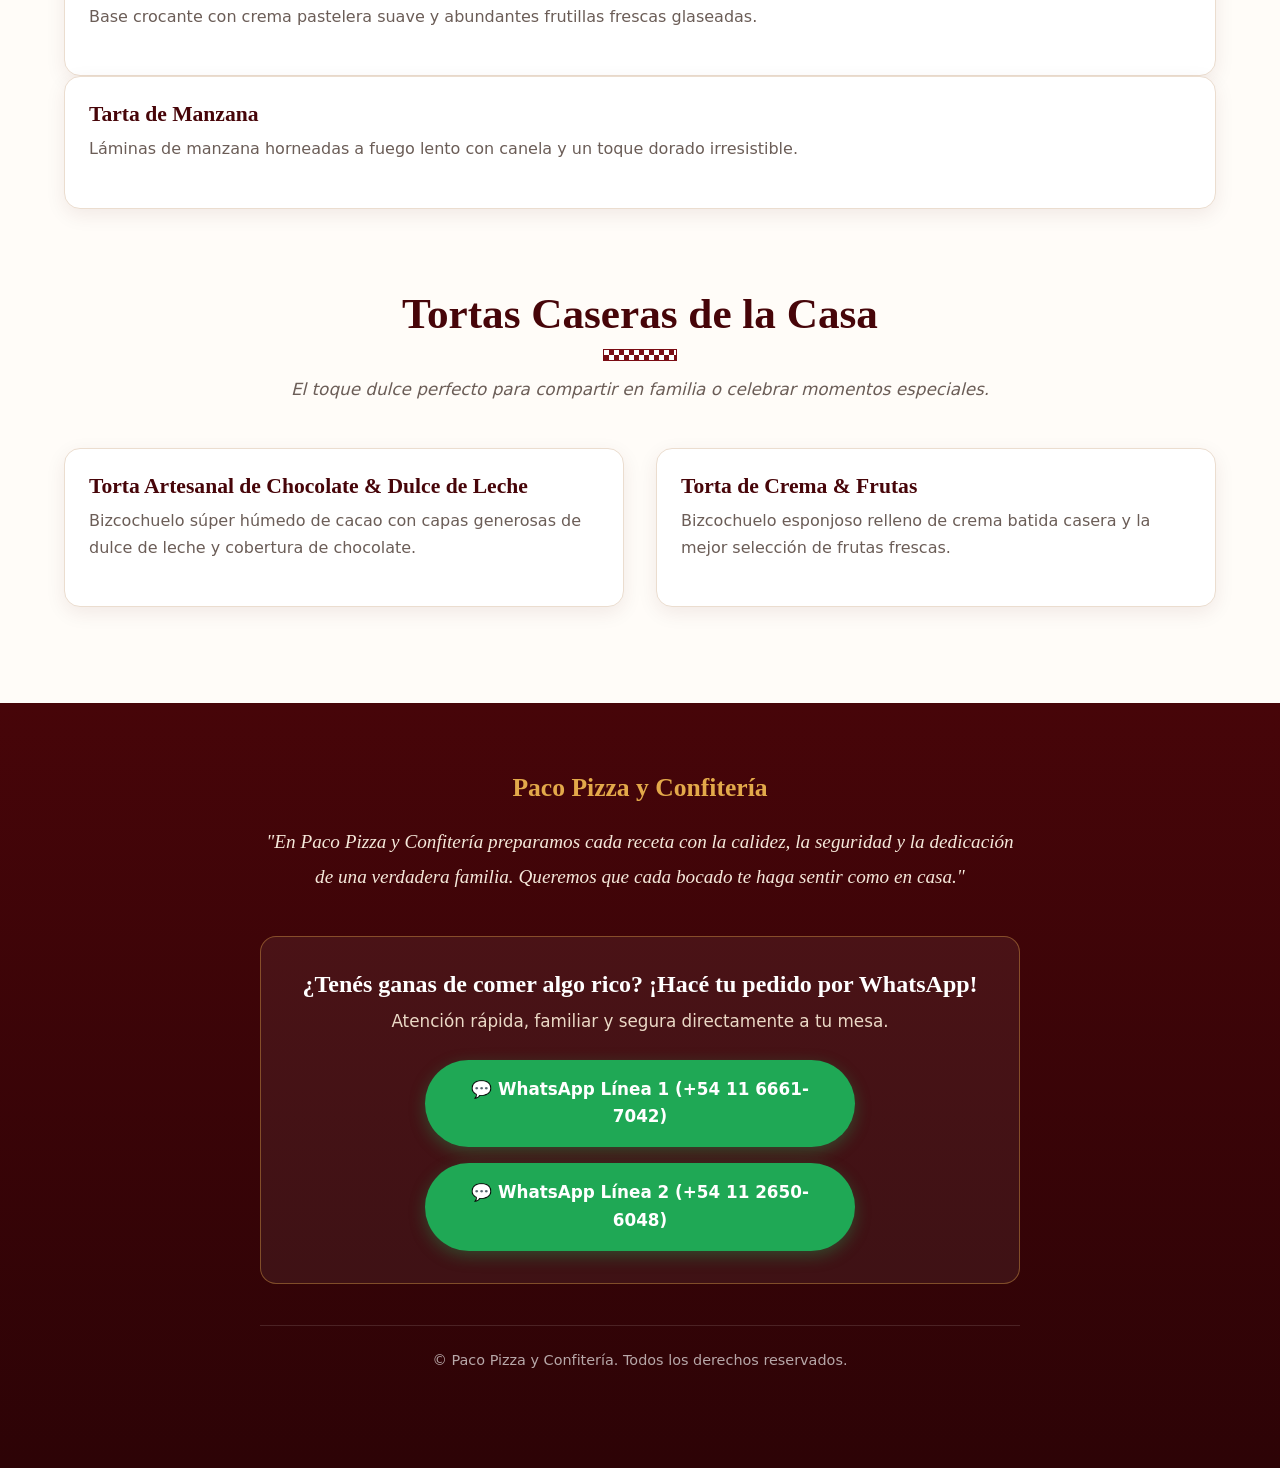
<file: index1p.html>
<!DOCTYPE html>
<html lang="es">
<head>
  <meta charset="UTF-8">
  <meta name="viewport" content="width=device-width, initial-scale=1.0">
  <title>Paco Pizza y Confitería - Sabores de Familia</title>
  
  <!-- Tipografías de Google Fonts -->
  <link rel="preconnect" href="https://fonts.googleapis.com">
  <link rel="preconnect" href="https://fonts.gstatic.com" crossorigin>
  <link href="https://fonts.googleapis.com/css2?family=Montserrat:wght@400;600;700&family=Playfair+Display:ital,wght@0,600;0,800;1,400&display=swap" rel="stylesheet">
  
  <link rel="stylesheet" href="style.css">
</head>
<body>

  <!-- Encabezado / Hero Section -->
  <header class="hero">
    <div class="overlay"></div>
    <div class="hero-content">
      <span class="badge">Cocina Familiar Tradicional</span>
      <h1>Paco Pizza y Confitería</h1>
      <p class="hero-subtitle">Las pizzas más sabrosas a la piedra, tartas dulces artesanales y tortas caseras hechas con la calidad de siempre.</p>
      <div class="hero-buttons">
        <a href="#menu" class="btn btn-primary">Ver Nuestro Menú</a>
        <a href="#contacto" class="btn btn-secondary">Hacer Pedido</a>
      </div>
    </div>
  </header>

  <!-- Navegación Rápida -->
  <nav class="category-nav">
    <ul>
      <li><a href="#pizzas">🍕 Pizzas</a></li>
      <li><a href="#tartas">🥧 Tartas Dulces</a></li>
      <li><a href="#tortas">🎂 Tortas Caseras</a></li>
    </ul>
  </nav>

  <!-- Menú Principal -->
  <main id="menu" class="container">

    <!-- Sección Pizzas -->
    <section id="pizzas" class="menu-section">
      <div class="section-title">
        <h2>Pizzas Caseras & Crocantes</h2>
        <p>Elaboradas con ingredientes frescos y abundante queso derretido.</p>
      </div>

      <div class="grid">
        <article class="card">
          <image src="pizza muzzarella.jpeg">
            <span class="tag">Clásica</span>
          </div>
          <div class="card-body">
            <h3>Pizza Muzzarella</h3>
            <p>Salsa casera de tomate, abundante muzzarella de primera calidad, orégano y aceitunas.</p>
          </div>
        </article>

        <article class="card">
          <image src="Jamon y Morron.jpeg">
            <span class="tag gold">Favorita</span>
          </div>
          <div class="card-body">
            <h3>Pizza Jamón y Morrón</h3>
            <p>Muzzarella derretida, jamón cocido seleccionado y morrones asados al horno.</p>
          </div>
        </article>

        <article class="card">
          <image src="Fugazzeta.jpeg"></div>
          <div class="card-body">
            <h3>Pizza Fugazzeta</h3>
            <p>Abundante cebolla dorada, doble queso</p>
          </div>
        </article>

        <article class="card">
          <image src="pizza jamon y huevo.jpeg"></div>
          <div class="card-body">
            <h3>Pizza Jamón y Huevo</h3>
            <p>Base de muzzarella, jamón cocido de calidad y abundante huevo picado.</p>
          </div>
        </article>

        <article class="card">
          <image src="pizza calabreza.jpeg"></div>
          <div class="card-body">
            <h3>Pizza Calabresa</h3>
            <p>Muzzarella, abundante longaniza calabresa en rodajas y un toque aromático de orégano.</p>
          </div>
        </article>
      </div>
    </section>

    <!-- Sección Tartas Dulces -->
    <section id="tartas" class="menu-section">
      <div class="section-title">
        <h2>Tartas Dulces Artesanales</h2>
        <p>Masa quebrada bien crocante y rellenos abundantes como hechos en casa.</p>
      </div>

      <div class="grid">
        <article class="card">
          <image src="pastafrola.jpeg">
            <span class="tag gold">Tradicional</span>
          </div>
          <div class="card-body">
            <h3>Pastafrola</h3>
            <p>Masa suave con sabor a vainilla y ralladura de coco, rellena del más delicioso dulce casero de membrillo.</p>
          </div>
        </article>

        <article class="card">
          <image src="tarta de ricota.jpeg"></div>
          <div class="card-body">
            <h3>Tarta de Ricota</h3>
            <p>Relleno cremoso de ricota artesanal perfumada con vainilla y azúcar impalpable por encima.</p>
          </div>
        </article>

        <article class="card">
          <image src="tarta de frutilla.jpeg"></div>
          <div class="card-body">
            <h3>Tarta de Frutilla</h3>
            <p>Base crocante con crema pastelera suave y abundantes frutillas frescas glaseadas.</p>
          </div>
        </article>

        <article class="card">
          <div class="card-img-placeholder tarta-manzana-bg"></div>
          <div class="card-body">
            <h3>Tarta de Manzana</h3>
            <p>Láminas de manzana horneadas a fuego lento con canela y un toque dorado irresistible.</p>
          </div>
        </article>
      </div>
    </section>

    <!-- Sección Tortas -->
    <section id="tortas" class="menu-section">
      <div class="section-title">
        <h2>Tortas Caseras de la Casa</h2>
        <p>El toque dulce perfecto para compartir en familia o celebrar momentos especiales.</p>
      </div>

      <div class="grid">
        <article class="card">
          <div class="card-img-placeholder torta-choc-bg">
            <span class="tag">Especial</span>
          </div>
          <div class="card-body">
            <h3>Torta Artesanal de Chocolate & Dulce de Leche</h3>
            <p>Bizcochuelo súper húmedo de cacao con capas generosas de dulce de leche y cobertura de chocolate.</p>
          </div>
        </article>

        <article class="card">
          <div class="card-img-placeholder torta-crema-bg"></div>
          <div class="card-body">
            <h3>Torta de Crema & Frutas</h3>
            <p>Bizcochuelo esponjoso relleno de crema batida casera y la mejor selección de frutas frescas.</p>
          </div>
        </article>
      </div>
    </section>

  </main>

  <!-- Pie de Página / Footer -->
  <footer id="contacto">
    <div class="footer-container">
      <div class="footer-badge">Paco Pizza y Confitería</div>
      
      <p class="footer-quote">
        "En Paco Pizza y Confitería preparamos cada receta con la calidez, la seguridad y la dedicación de una verdadera familia. Queremos que cada bocado te haga sentir como en casa."
      </p>

      <div class="whatsapp-box">
        <h3>¿Tenés ganas de comer algo rico? ¡Hacé tu pedido por WhatsApp!</h3>
        <p>Atención rápida, familiar y segura directamente a tu mesa.</p>
        <div class="whatsapp-buttons">
          <a href="https://wa.me/541166617042?text=Hola!%20Quisiera%20hacer%20un%20pedido%20en%20Paco%20Pizza%20y%20Confiter%C3%ADa." target="_blank" rel="noopener noreferrer" class="btn-wa">
            💬 WhatsApp Línea 1 (+54 11 6661-7042)
          </a>
          <a href="https://wa.me/541126506048?text=Hola!%20Quisiera%20hacer%20un%20pedido%20en%20Paco%20Pizza%20y%20Confiter%C3%ADa." target="_blank" rel="noopener noreferrer" class="btn-wa">
            💬 WhatsApp Línea 2 (+54 11 2650-6048)
          </a>
        </div>
      </div>

      <div class="footer-credits">
        <p>&copy; Paco Pizza y Confitería. Todos los derechos reservados.</p>
      </div>
    </div>
  </footer>

</body>
</html>
</file>
<file: style.css>
/* ==========================================================================
   PACO PIZZA Y CONFITERÍA
   Idea de diseño: una trattoria familiar. El detalle que se recuerda es el
   mantel a cuadros rojo y blanco. Todo lo demás es sobrio y cálido.
   Solo CSS: nada de JavaScript.
   ========================================================================== */

:root {
  --vino: #7A0C14;
  --vino-oscuro: #470509;
  --vino-suave: #FBEFEA;
  --dorado: #E3A94A;
  --dorado-claro: #F6DDA8;
  --fondo: #FFFCF8;
  --blanco: #FFFFFF;
  --texto: #2A211E;
  --texto-suave: #6B5D57;
  --linea: #EBDDCF;
  --wa: #1FA855;
  --wa-hover: #178A45;

  --font-titulo: 'Fraunces', Georgia, serif;
  --font-cuerpo: 'Nunito', system-ui, sans-serif;

  --sombra: 0 6px 20px rgba(71, 5, 9, 0.08);
  --sombra-hover: 0 14px 30px rgba(71, 5, 9, 0.16);
  --radio: 16px;
}

* { margin: 0; padding: 0; box-sizing: border-box; }

html { scroll-behavior: smooth; scroll-padding-top: 4.5rem; }

body {
  font-family: var(--font-cuerpo);
  background: var(--fondo);
  color: var(--texto);
  line-height: 1.65;
  font-size: 1.05rem;
  -webkit-font-smoothing: antialiased;
}

img { max-width: 100%; display: block; }

:focus-visible {
  outline: 3px solid var(--dorado);
  outline-offset: 3px;
  border-radius: 6px;
}

.skip {
  position: absolute;
  left: -999px;
  top: 0;
  background: var(--vino);
  color: #fff;
  padding: .6rem 1rem;
  z-index: 300;
}
.skip:focus { left: 0; }

/* ==========================================================================
   MANTEL A CUADROS (el detalle de la casa)
   ========================================================================== */
.tablecloth {
  height: 22px;
  background: repeating-conic-gradient(var(--vino) 0% 25%, #fff 0% 50%) 0 0 / 22px 22px;
}

/* ==========================================================================
   PORTADA
   ========================================================================== */
.hero {
  min-height: 88vh;
  display: flex;
  align-items: center;
  padding: 4rem 1.5rem 5rem;
  color: #fff;
  background:
    linear-gradient(100deg, rgba(71, 5, 9, 0.93) 0%, rgba(71, 5, 9, 0.78) 45%, rgba(71, 5, 9, 0.25) 100%),
    url('https://images.unsplash.com/photo-1513104890138-7c749659a591?auto=format&fit=crop&w=1600&q=80') center / cover no-repeat,
    var(--vino-oscuro);
}

.hero-content {
  width: 100%;
  max-width: 1100px;
  margin: 0 auto;
}

.hero-content > * { max-width: 620px; }

.badge {
  display: inline-block;
  background: var(--dorado);
  color: var(--vino-oscuro);
  font-weight: 800;
  font-size: .95rem;
  padding: .45rem 1.1rem;
  border-radius: 50px;
  margin-bottom: 1.4rem;
}

.hero h1 {
  font-family: var(--font-titulo);
  font-weight: 800;
  font-size: clamp(3rem, 8vw, 5.6rem);
  line-height: 1.02;
  letter-spacing: -0.02em;
  margin-bottom: 1.2rem;
  text-shadow: 0 3px 14px rgba(0, 0, 0, .35);
}

.hero-subtitle {
  font-size: clamp(1.1rem, 2.2vw, 1.3rem);
  color: #F8E9D6;
  margin-bottom: 2.2rem;
}

.hero-buttons {
  display: flex;
  gap: 1rem;
  flex-wrap: wrap;
}

/* Única animación de entrada de la página: la portada se arma de a poco */
@keyframes subir {
  from { opacity: 0; transform: translateY(22px); }
  to   { opacity: 1; transform: none; }
}
.hero-content > * { animation: subir .8s cubic-bezier(.2, .7, .2, 1) backwards; }
.hero-content > :nth-child(2) { animation-delay: .12s; }
.hero-content > :nth-child(3) { animation-delay: .24s; }
.hero-content > :nth-child(4) { animation-delay: .36s; }

/* ==========================================================================
   BOTONES
   ========================================================================== */
.btn {
  display: inline-block;
  padding: 1rem 2rem;
  font-weight: 800;
  font-size: 1.05rem;
  text-decoration: none;
  border-radius: 50px;
  transition: transform .25s ease, box-shadow .25s ease, background-color .25s ease, color .25s ease;
}

.btn-wa-hero {
  background: var(--wa);
  color: #fff;
  box-shadow: 0 6px 18px rgba(31, 168, 85, .45);
}
.btn-wa-hero:hover { background: var(--wa-hover); transform: translateY(-3px); }

.btn-secondary {
  color: #fff;
  border: 2px solid rgba(255, 255, 255, .85);
}
.btn-secondary:hover { background: #fff; color: var(--vino); transform: translateY(-3px); }

/* ==========================================================================
   NAVEGACIÓN FIJA
   ========================================================================== */
.category-nav {
  position: sticky;
  top: 0;
  z-index: 100;
  background: rgba(255, 252, 248, .94);
  backdrop-filter: blur(8px);
  border-bottom: 1px solid var(--linea);
  box-shadow: 0 4px 14px rgba(71, 5, 9, .06);
}

.category-nav ul {
  display: flex;
  justify-content: center;
  gap: .5rem;
  list-style: none;
  overflow-x: auto;
  padding: .7rem 1rem;
  scrollbar-width: none;
}
.category-nav ul::-webkit-scrollbar { display: none; }

.category-nav a {
  display: block;
  white-space: nowrap;
  text-decoration: none;
  color: var(--texto);
  font-weight: 700;
  font-size: 1rem;
  padding: .45rem 1.1rem;
  border-radius: 50px;
  transition: background-color .2s ease, color .2s ease;
}
.category-nav a:hover { background: var(--vino); color: #fff; }

/* ==========================================================================
   LO QUE NOS DISTINGUE
   ========================================================================== */
.values { background: var(--vino-suave); border-bottom: 1px solid var(--linea); }

.values ul {
  list-style: none;
  max-width: 1200px;
  margin: 0 auto;
  padding: 2rem 1.5rem;
  display: grid;
  grid-template-columns: repeat(auto-fit, minmax(210px, 1fr));
  gap: 1.5rem 2rem;
}

.values li { display: flex; flex-direction: column; gap: .15rem; padding-left: 1rem; border-left: 4px solid var(--dorado); }
.values strong { font-family: var(--font-titulo); font-size: 1.2rem; color: var(--vino); }
.values span { color: var(--texto-suave); font-size: .98rem; line-height: 1.45; }

/* ==========================================================================
   MENÚ
   ========================================================================== */
.container { max-width: 1200px; margin: 0 auto; padding: 4.5rem 1.5rem 1rem; }
.container-narrow { max-width: 760px; margin: 0 auto; padding: 4rem 1.5rem; }

.menu-section { margin-bottom: 5rem; }

.section-title { text-align: center; margin-bottom: 2.8rem; }

.section-title h2 {
  font-family: var(--font-titulo);
  font-weight: 800;
  font-size: clamp(1.9rem, 4vw, 2.7rem);
  line-height: 1.15;
  color: var(--vino-oscuro);
  margin-bottom: .6rem;
}
.section-title h2::after {
  content: '';
  display: block;
  width: 72px;
  height: 10px;
  margin: .7rem auto 0;
  background: repeating-conic-gradient(var(--vino) 0% 25%, #fff 0% 50%) 0 0 / 10px 10px;
  border: 1px solid var(--vino);
}
.section-title p { color: var(--texto-suave); font-style: italic; margin-top: .9rem; }

/* TARJETAS */
.grid {
  display: grid;
  grid-template-columns: repeat(auto-fit, minmax(280px, 1fr));
  gap: 2rem;
}
.grid-2 { grid-template-columns: repeat(auto-fit, minmax(300px, 1fr)); max-width: 880px; margin: 0 auto; }

.card {
  display: flex;
  flex-direction: column;
  background: var(--blanco);
  border: 1px solid var(--linea);
  border-radius: var(--radio);
  overflow: hidden;
  box-shadow: var(--sombra);
  transition: transform .3s ease, box-shadow .3s ease;
}
.card:hover { transform: translateY(-6px); box-shadow: var(--sombra-hover); }

/* Imagen: la foto propia va arriba; si falta, se ve la foto de respaldo */
.card-media {
  position: relative;
  height: 230px;
  overflow: hidden;
  background-size: cover;
  background-position: center;
  background-color: var(--vino-suave);
}
.card-media::before {
  content: '';
  position: absolute;
  inset: 0;
  background: inherit;
  transition: transform .6s ease;
}
.card-media img {
  position: absolute;
  inset: 0;
  width: 100%;
  height: 100%;
  object-fit: cover;
  transition: transform .6s ease;
}
.card:hover .card-media::before,
.card:hover .card-media img { transform: scale(1.06); }

/* FOTOS DE RESPALDO */
.pizza-muzza-bg      { background-image: url('https://images.unsplash.com/photo-1574071318508-1cdbab80d002?auto=format&fit=crop&w=800&q=80'); }
.pizza-jm-bg         { background-image: url('https://images.unsplash.com/photo-1604382354936-07c5d9983bd3?auto=format&fit=crop&w=800&q=80'); }
.pizza-fuga-bg       { background-image: url('https://images.unsplash.com/photo-1513104890138-7c749659a591?auto=format&fit=crop&w=800&q=80'); }
.pizza-jh-bg         { background-image: url('https://images.unsplash.com/photo-1593560708920-61dd98c46a4e?auto=format&fit=crop&w=800&q=80'); }
.pizza-calabresa-bg  { background-image: url('https://images.unsplash.com/photo-1534308983496-4fabb1a015ee?auto=format&fit=crop&w=800&q=80'); }

.tarta-frola-bg      { background-image: url('https://images.unsplash.com/photo-1509440159596-0249088772ff?auto=format&fit=crop&w=800&q=80'); }
.tarta-ricota-bg     { background-image: url('https://images.unsplash.com/photo-1519869325930-281384150729?auto=format&fit=crop&w=800&q=80'); }
.tarta-frutilla-bg   { background-image: url('https://images.unsplash.com/photo-1565958011703-44f9829ba187?auto=format&fit=crop&w=800&q=80'); }
.tarta-manzana-bg    { background-image: url('https://images.unsplash.com/photo-1568571780765-9276ac8b75a2?auto=format&fit=crop&w=800&q=80'); }

.torta-choc-bg       { background-image: url('https://images.unsplash.com/photo-1578985545062-69928b1d9587?auto=format&fit=crop&w=800&q=80'); }
.torta-crema-bg      { background-image: url('https://images.unsplash.com/photo-1535141192574-5d4897c13136?auto=format&fit=crop&w=800&q=80'); }

/* ETIQUETAS */
.tag {
  position: absolute;
  top: 14px;
  right: 14px;
  z-index: 2;
  background: var(--vino);
  color: #fff;
  font-size: .85rem;
  font-weight: 800;
  padding: .3rem .9rem;
  border-radius: 50px;
  box-shadow: 0 3px 8px rgba(0, 0, 0, .25);
}
.tag.gold { background: var(--dorado); color: var(--vino-oscuro); }

.card-body {
  display: flex;
  flex-direction: column;
  flex-grow: 1;
  padding: 1.5rem;
}
.card-body h3 {
  font-family: var(--font-titulo);
  font-weight: 800;
  font-size: 1.35rem;
  line-height: 1.25;
  color: var(--vino-oscuro);
  margin-bottom: .5rem;
}
.card-body p { color: var(--texto-suave); font-size: 1rem; margin-bottom: 1.3rem; }

/* Botón "Pedir" de cada producto (empujado siempre al fondo de la tarjeta) */
.btn-order {
  margin-top: auto;
  display: block;
  text-align: center;
  text-decoration: none;
  font-weight: 800;
  color: var(--wa-hover);
  border: 2px solid var(--wa);
  padding: .7rem 1rem;
  border-radius: 50px;
  transition: background-color .25s ease, color .25s ease;
}
.btn-order:hover { background: var(--wa); color: #fff; }

.festejo {
  max-width: 640px;
  margin: 3rem auto 0;
  text-align: center;
  background: var(--vino-suave);
  border: 2px dashed var(--vino);
  border-radius: var(--radio);
  padding: 1.3rem 1.5rem;
  font-weight: 600;
}
.festejo a { color: var(--vino); font-weight: 800; }
.festejo a:hover { color: var(--vino-oscuro); }

/* ==========================================================================
   CÓMO PEDIR (secuencia real, por eso va numerada)
   ========================================================================== */
.steps-section { background: var(--vino-oscuro); color: #fff; padding: 4.5rem 1.5rem; }
.steps-inner { max-width: 1000px; margin: 0 auto; }
.steps-section .section-title h2 { color: #fff; }
.steps-section .section-title h2::after { border-color: var(--dorado); background: repeating-conic-gradient(var(--dorado) 0% 25%, var(--vino-oscuro) 0% 50%) 0 0 / 10px 10px; }
.steps-section .section-title p { color: var(--dorado-claro); }

.steps {
  list-style: none;
  counter-reset: paso;
  display: grid;
  grid-template-columns: repeat(auto-fit, minmax(240px, 1fr));
  gap: 2rem;
}
.steps li { counter-increment: paso; position: relative; padding-top: 4.2rem; text-align: center; }
.steps li::before {
  content: counter(paso);
  position: absolute;
  top: 0;
  left: 50%;
  transform: translateX(-50%);
  width: 3.2rem;
  height: 3.2rem;
  display: grid;
  place-items: center;
  border-radius: 50%;
  background: var(--dorado);
  color: var(--vino-oscuro);
  font-family: var(--font-titulo);
  font-weight: 800;
  font-size: 1.5rem;
}
.steps h3 { font-family: var(--font-titulo); font-size: 1.25rem; margin-bottom: .4rem; }
.steps p { color: #F0DCC8; font-size: 1rem; }

/* ==========================================================================
   PREGUNTAS FRECUENTES (details/summary: se abren sin JavaScript)
   ========================================================================== */
.faq details {
  background: var(--blanco);
  border: 1px solid var(--linea);
  border-radius: 14px;
  margin-bottom: .9rem;
  box-shadow: var(--sombra);
}
.faq summary {
  list-style: none;
  cursor: pointer;
  display: flex;
  justify-content: space-between;
  align-items: center;
  gap: 1rem;
  padding: 1.1rem 1.4rem;
  font-weight: 800;
  color: var(--vino-oscuro);
}
.faq summary::-webkit-details-marker { display: none; }
.faq summary::after {
  content: '+';
  flex-shrink: 0;
  width: 1.9rem;
  height: 1.9rem;
  display: grid;
  place-items: center;
  border-radius: 50%;
  background: var(--vino-suave);
  color: var(--vino);
  font-size: 1.4rem;
  line-height: 1;
  transition: transform .3s ease, background-color .3s ease, color .3s ease;
}
.faq details[open] summary::after { transform: rotate(45deg); background: var(--vino); color: #fff; }
.faq details p { padding: 0 1.4rem 1.2rem; color: var(--texto-suave); }

/* ==========================================================================
   PIE DE PÁGINA
   ========================================================================== */
footer {
  background: linear-gradient(180deg, var(--vino-oscuro), #2D0306);
  color: #fff;
  padding: 4rem 1.5rem 6rem;
  text-align: center;
}
.footer-container { max-width: 760px; margin: 0 auto; }

.footer-badge {
  font-family: var(--font-titulo);
  font-weight: 800;
  font-size: 1.6rem;
  color: var(--dorado);
  margin-bottom: 1rem;
}
.footer-quote {
  font-family: var(--font-titulo);
  font-style: italic;
  font-weight: 500;
  font-size: 1.2rem;
  line-height: 1.8;
  color: #F5E8DA;
  margin-bottom: 2.6rem;
}

.whatsapp-box {
  background: rgba(255, 255, 255, .06);
  border: 1px solid rgba(227, 169, 74, .4);
  border-radius: var(--radio);
  padding: 2rem 1.5rem;
  margin-bottom: 2.6rem;
}
.whatsapp-box h3 { font-family: var(--font-titulo); font-size: 1.5rem; line-height: 1.3; margin-bottom: .5rem; }
.whatsapp-box p { color: #EBD9C6; margin-bottom: 1.5rem; }

.whatsapp-buttons { display: flex; flex-direction: column; align-items: center; gap: 1rem; }

.btn-wa {
  width: 100%;
  max-width: 430px;
  display: inline-flex;
  align-items: center;
  justify-content: center;
  background: var(--wa);
  color: #fff;
  font-weight: 800;
  font-size: 1.05rem;
  text-decoration: none;
  padding: 1rem 1.6rem;
  border-radius: 50px;
  box-shadow: 0 5px 16px rgba(31, 168, 85, .35);
  transition: transform .25s ease, background-color .25s ease;
}
.btn-wa:hover { background: var(--wa-hover); transform: translateY(-3px); }

.footer-credits {
  border-top: 1px solid rgba(255, 255, 255, .12);
  padding-top: 1.4rem;
  font-size: .9rem;
  color: rgba(255, 255, 255, .65);
}

/* ==========================================================================
   BOTÓN FLOTANTE DE WHATSAPP
   ========================================================================== */
.wa-float {
  position: fixed;
  right: 1rem;
  bottom: 1rem;
  z-index: 200;
  display: flex;
  align-items: center;
  gap: .5rem;
  background: var(--wa);
  color: #fff;
  font-weight: 800;
  text-decoration: none;
  padding: .8rem 1.2rem .8rem 1rem;
  border-radius: 50px;
  box-shadow: 0 6px 18px rgba(0, 0, 0, .3);
  animation: latido 2.6s ease-out infinite;
  transition: background-color .25s ease;
}
.wa-float:hover { background: var(--wa-hover); }

@keyframes latido {
  0%   { box-shadow: 0 6px 18px rgba(0, 0, 0, .3), 0 0 0 0 rgba(31, 168, 85, .55); }
  70%  { box-shadow: 0 6px 18px rgba(0, 0, 0, .3), 0 0 0 18px rgba(31, 168, 85, 0); }
  100% { box-shadow: 0 6px 18px rgba(0, 0, 0, .3), 0 0 0 0 rgba(31, 168, 85, 0); }
}

/* ==========================================================================
   CELULARES
   ========================================================================== */
@media (max-width: 600px) {
  body { font-size: 1rem; }
  .hero { min-height: 82vh; padding: 3rem 1.2rem 4rem; }
  .hero-buttons .btn { width: 100%; text-align: center; }
  .category-nav ul { justify-content: flex-start; }
  .card-media { height: 210px; }
  .container { padding-top: 3.5rem; }
  .footer-quote { font-size: 1.05rem; }
  .btn-wa { font-size: .95rem; padding: .9rem 1rem; }
}

/* Respeto a quienes prefieren menos movimiento */
@media (prefers-reduced-motion: reduce) {
  html { scroll-behavior: auto; }
  *, *::before, *::after { animation: none !important; transition: none !important; }
}
</file>
